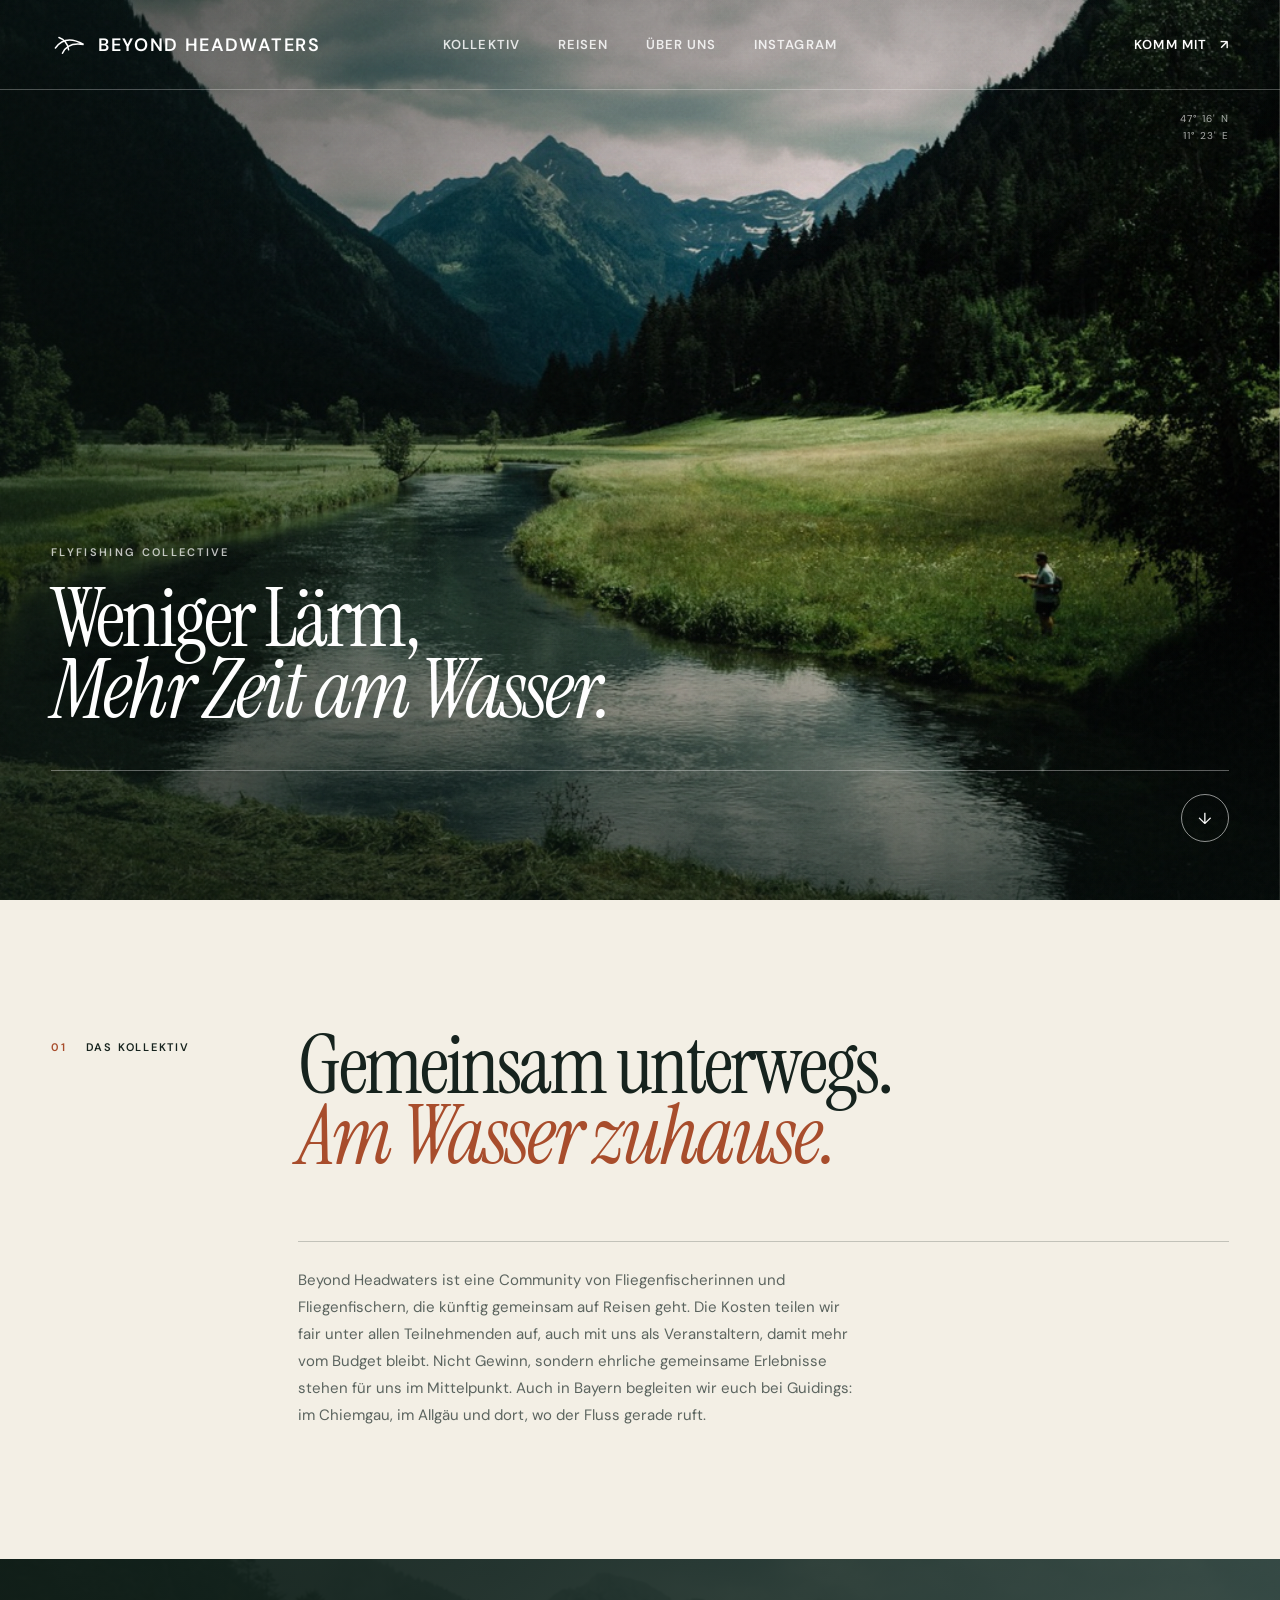
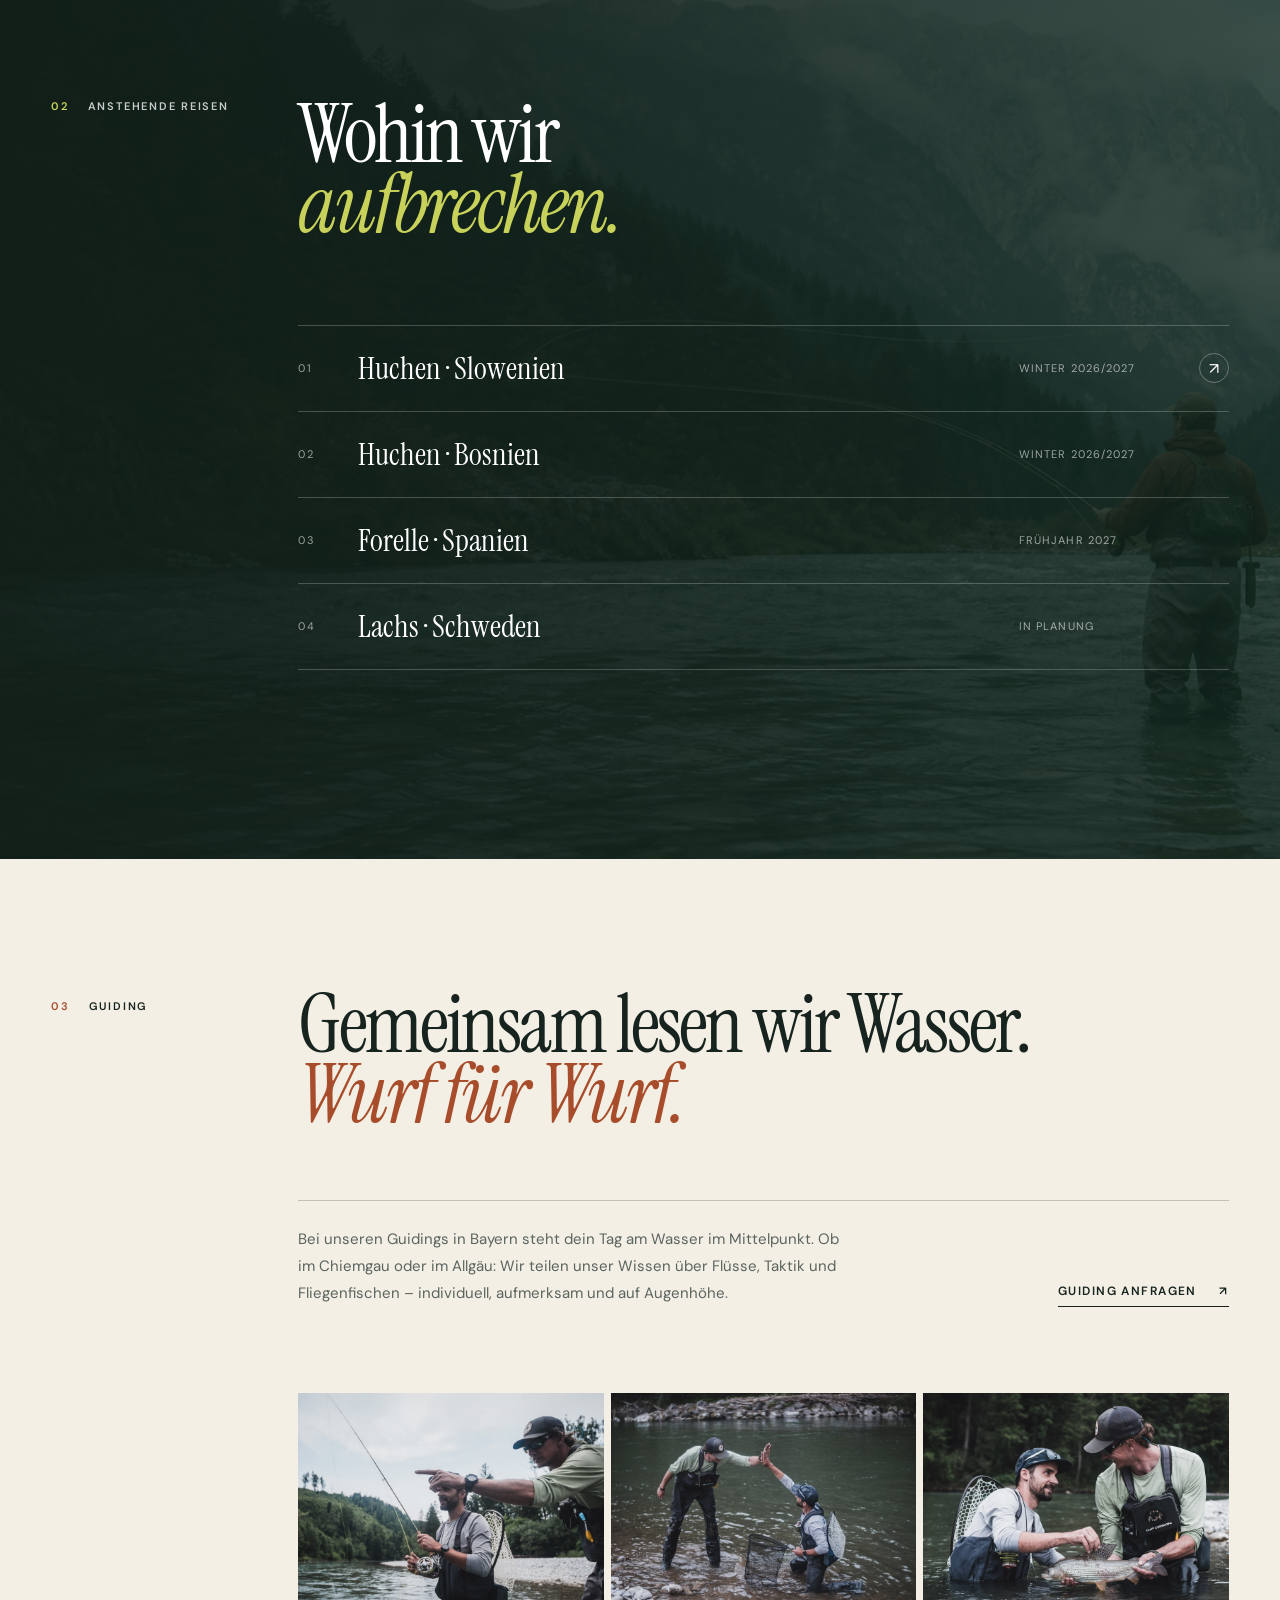
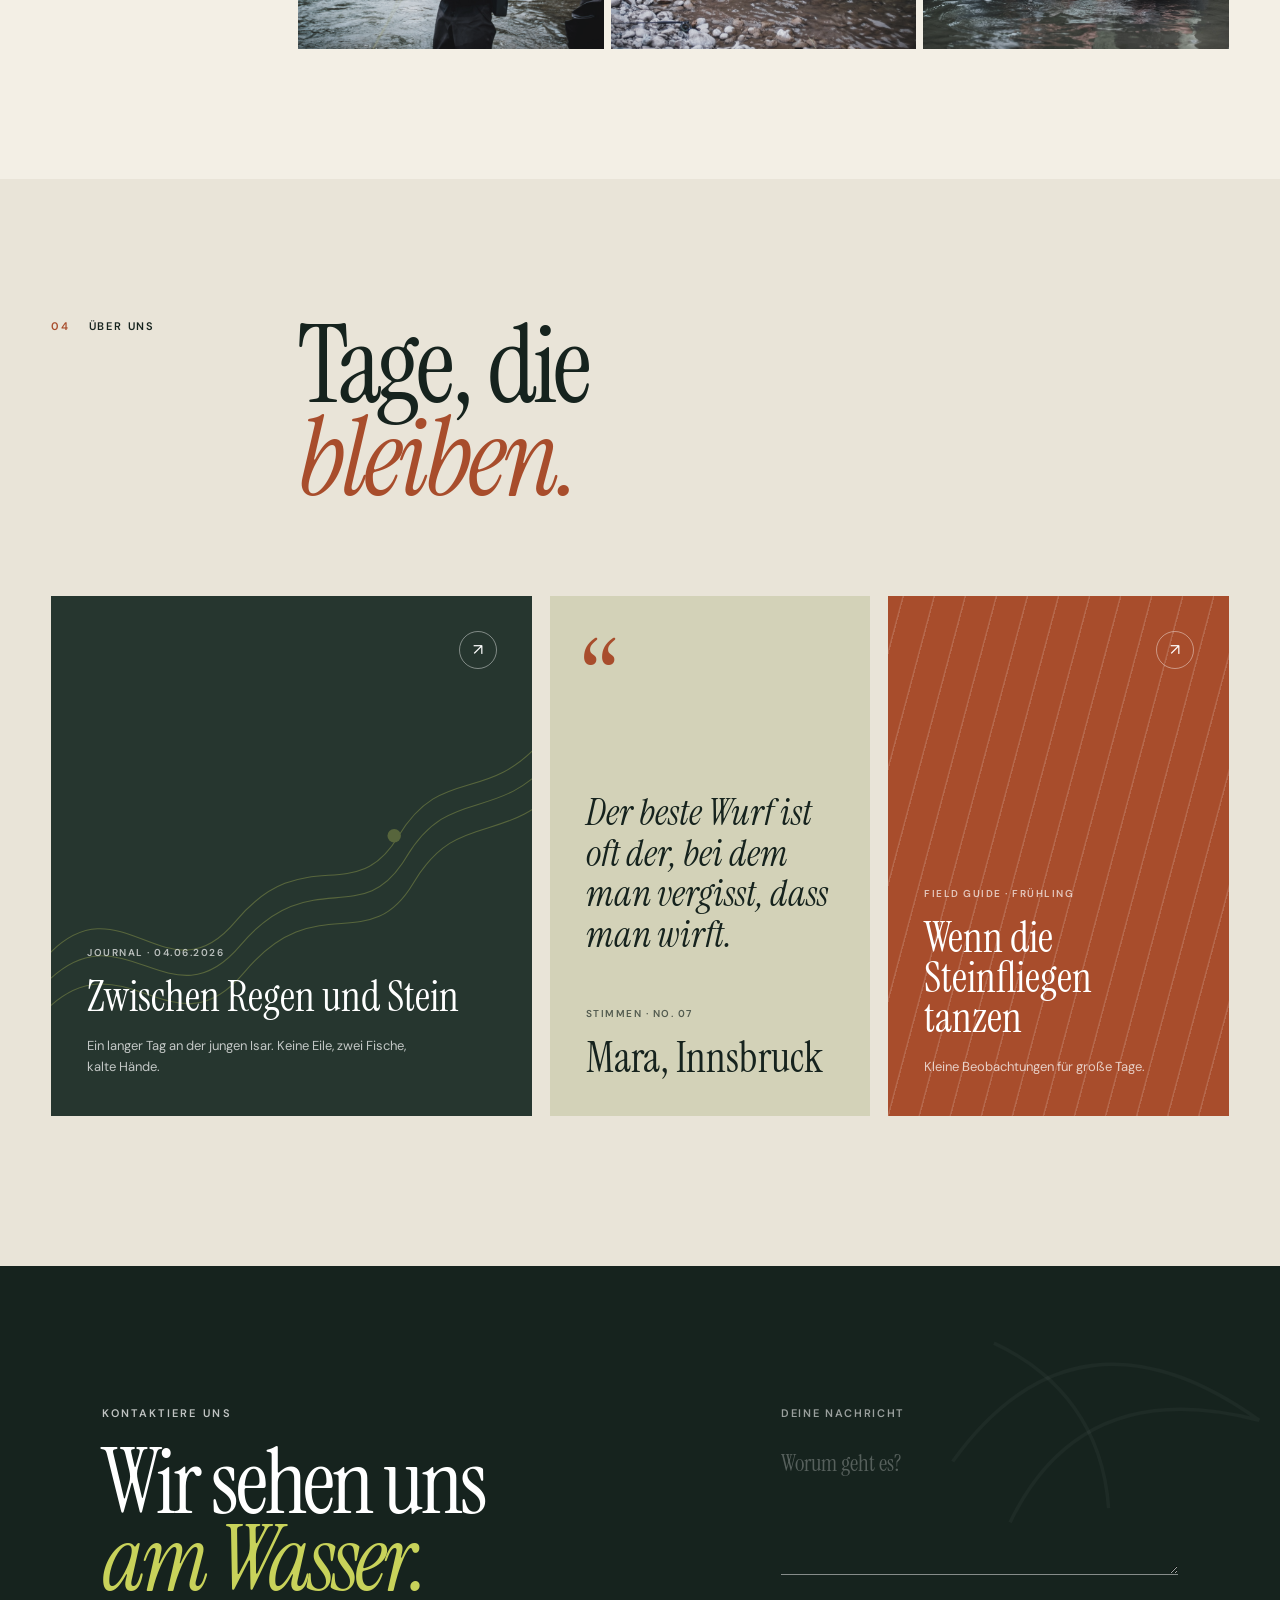
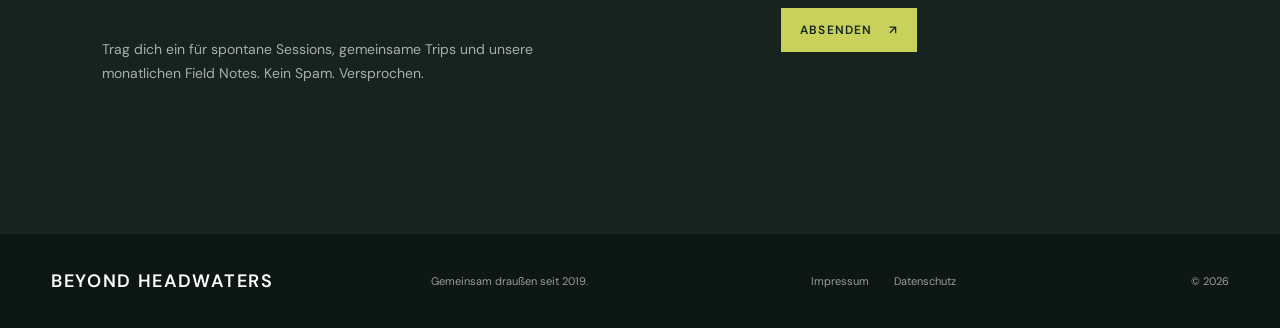
<file: index.html>
<!doctype html>
<html lang="de">
  <head>
    <meta charset="UTF-8" />
    <meta name="viewport" content="width=device-width, initial-scale=1.0" />
    <meta
      name="description"
      content="Beyond Headwaters ist ein unabhängiges Flyfishing-Kollektiv für gemeinsame Tage am Wasser, ehrlichen Austausch und wilde Flüsse."
    />
    <title>Beyond Headwaters — Flyfishing Kollektiv</title>
    <link rel="preconnect" href="https://fonts.googleapis.com" />
    <link rel="preconnect" href="https://fonts.gstatic.com" crossorigin />
    <link
      href="https://fonts.googleapis.com/css2?family=DM+Sans:wght@400;500;600&family=Instrument+Serif:ital@0;1&display=swap"
      rel="stylesheet"
    />
    <link rel="stylesheet" href="styles.css" />
  </head>
  <body>
    <div class="grain" aria-hidden="true"></div>

    <header class="site-header">
      <a class="brand" href="#top" aria-label="Beyond Headwaters Startseite">
        <svg viewBox="0 0 42 42" aria-hidden="true">
          <path d="M5 25c8-11 18-12 32-4-12-2-20 1-24 10" />
          <path d="M9 13c6 2 10 7 11 14" />
        </svg>
        <span>BEYOND HEADWATERS</span>
      </a>

      <nav class="desktop-nav" aria-label="Hauptnavigation">
        <a href="#kollektiv">Kollektiv</a>
        <a href="#wasser">Reisen</a>
        <a href="#tage">Über uns</a>
        <a href="https://www.instagram.com/beyond_headwaters/" target="_blank" rel="noopener noreferrer">Instagram</a>
      </nav>

      <a class="header-cta" href="#beitreten">Komm mit <span>↗</span></a>
      <button class="menu-toggle" aria-label="Menü öffnen" aria-expanded="false">
        <span></span><span></span>
      </button>
    </header>

    <div class="mobile-menu" aria-hidden="true">
      <nav>
        <a href="#kollektiv">Kollektiv</a>
        <a href="#wasser">Reisen</a>
        <a href="#tage">Über uns</a>
        <a href="https://www.instagram.com/beyond_headwaters/" target="_blank" rel="noopener noreferrer">Instagram</a>
        <a href="#beitreten">Komm mit</a>
      </nav>
    </div>

    <main id="top">
      <section class="hero">
        <img
          class="hero-image"
          src="assets/hero-headwaters.jpeg"
          alt="Fliegenfischer in einem klaren Gebirgsfluss"
        />
        <div class="hero-shade"></div>
        <div class="hero-copy">
          <p class="eyebrow light">Flyfishing collective</p>
          <h1>Weniger Lärm,<br /><em>Mehr Zeit am Wasser.</em></h1>
          <div class="hero-bottom">
            <a class="circle-link" href="#kollektiv" aria-label="Mehr erfahren">↓</a>
          </div>
        </div>
        <div class="hero-index">47° 16' N<br />11° 23' E</div>
      </section>

      <section class="manifesto section" id="kollektiv">
        <div class="section-label">
          <span>01</span>
          <p>Das Kollektiv</p>
        </div>
        <div class="manifesto-copy reveal">
          <h2>
            Gemeinsam unterwegs.<br /><em>Am Wasser zuhause.</em>
          </h2>
          <div class="manifesto-meta">
            <p>
              Beyond Headwaters ist eine Community von Fliegenfischerinnen und
              Fliegenfischern, die künftig gemeinsam auf Reisen geht. Die Kosten
              teilen wir fair unter allen Teilnehmenden auf, auch mit uns als
              Veranstaltern, damit mehr vom Budget bleibt. Nicht Gewinn, sondern
              ehrliche gemeinsame Erlebnisse stehen für uns im Mittelpunkt. Auch in
              Bayern begleiten wir euch bei Guidings: im Chiemgau, im Allgäu und
              dort, wo der Fluss gerade ruft.
            </p>
          </div>
        </div>
      </section>

      <section class="waters section" id="wasser">
        <div class="section-label light-label">
          <span>02</span>
          <p>Anstehende Reisen</p>
        </div>
        <div class="waters-content">
          <h2>Wohin wir<br /><em>aufbrechen.</em></h2>
          <div class="river-list">
            <article class="river active">
              <a href="reise-huchen-slowenien.html">
                <span class="river-number">01</span>
                <span class="river-name">Huchen · Slowenien</span>
                <span class="river-type">Winter 2026/2027</span>
                <span class="river-icon">↗</span>
              </a>
            </article>
            <article class="river">
              <a href="reise-huchen-bosnien.html">
                <span class="river-number">02</span>
                <span class="river-name">Huchen · Bosnien</span>
                <span class="river-type">Winter 2026/2027</span>
                <span class="river-icon">↗</span>
              </a>
            </article>
            <article class="river">
              <a href="reise-spanien.html">
                <span class="river-number">03</span>
                <span class="river-name">Forelle · Spanien</span>
                <span class="river-type">Frühjahr 2027</span>
                <span class="river-icon">↗</span>
              </a>
            </article>
            <article class="river">
              <a href="reise-lachs-schweden.html">
                <span class="river-number">04</span>
                <span class="river-name">Lachs · Schweden</span>
                <span class="river-type">In Planung</span>
                <span class="river-icon">↗</span>
              </a>
            </article>
          </div>
        </div>
      </section>

      <section class="guiding manifesto section" id="guiding">
        <div class="section-label">
          <span>03</span>
          <p>Guiding</p>
        </div>
        <div class="manifesto-copy reveal">
          <h2>
            Gemeinsam lesen wir Wasser.<br /><em>Wurf für Wurf.</em>
          </h2>
          <div class="manifesto-meta">
            <p>
              Bei unseren Guidings in Bayern steht dein Tag am Wasser im
              Mittelpunkt. Ob im Chiemgau oder im Allgäu: Wir teilen unser
              Wissen über Flüsse, Taktik und Fliegenfischen – individuell,
              aufmerksam und auf Augenhöhe.
            </p>
            <a class="text-link" href="#beitreten">Guiding anfragen <span>↗</span></a>
          </div>
        </div>
        <div class="guiding-gallery" aria-label="Eindrücke aus unseren Guidings">
          <figure>
            <img src="assets/guiding-am-fluss-03.jpeg" alt="Guide erklärt einem Fliegenfischer die Strömung" />
          </figure>
          <figure>
            <img src="assets/guiding-am-fluss-02.jpeg" alt="Zwei Fliegenfischer geben sich im Fluss die Hand" />
          </figure>
          <figure>
            <img src="assets/guiding-am-fluss-01.jpeg" alt="Zwei Fliegenfischer mit einem Fisch im Fluss" />
          </figure>
        </div>
      </section>

      <section class="field-notes section" id="tage">
        <div class="section-label">
          <span>04</span>
          <p>Über uns</p>
        </div>
        <div class="notes-heading reveal">
          <h2>Tage, die<br /><em>bleiben.</em></h2>
        </div>
        <div class="notes-grid">
          <article class="note-card note-dark reveal">
            <div class="note-art topo-art" aria-hidden="true">
              <svg viewBox="0 0 500 390">
                <path d="M-5 300C72 216 121 348 192 263s124-13 169-88 91-33 149-99" />
                <path d="M-8 330c81-87 132 45 205-42s126-14 172-91 93-34 153-103" />
                <path d="M-10 360c84-89 136 46 211-44s129-14 176-93 96-35 157-106" />
                <circle cx="357" cy="174" r="7" />
              </svg>
            </div>
            <div class="note-content">
              <p class="note-tag">Journal · 04.06.2026</p>
              <h3>Zwischen Regen und Stein</h3>
              <p>Ein langer Tag an der jungen Isar. Keine Eile, zwei Fische, kalte Hände.</p>
            </div>
            <span class="note-arrow">↗</span>
          </article>

          <article class="note-card note-light reveal">
            <div class="quote-mark">“</div>
            <blockquote>
              Der beste Wurf ist oft der, bei dem man vergisst, dass man wirft.
            </blockquote>
            <div class="note-content">
              <p class="note-tag">Stimmen · No. 07</p>
              <h3>Mara, Innsbruck</h3>
            </div>
          </article>

          <article class="note-card note-rust reveal">
            <div class="hatch-lines" aria-hidden="true"></div>
            <div class="note-content">
              <p class="note-tag">Field Guide · Frühling</p>
              <h3>Wenn die<br />Steinfliegen tanzen</h3>
              <p>Kleine Beobachtungen für große Tage.</p>
            </div>
            <span class="note-arrow">↗</span>
          </article>
        </div>
      </section>

      <section class="join" id="beitreten">
        <div class="join-copy reveal">
          <p class="eyebrow light">Kontaktiere uns</p>
          <h2>Wir sehen uns<br /><em>am Wasser.</em></h2>
          <p>
            Trag dich ein für spontane Sessions, gemeinsame Trips und unsere
            monatlichen Field Notes. Kein Spam. Versprochen.
          </p>
        </div>
        <form class="join-form">
          <label for="message">Deine Nachricht</label>
          <textarea
            id="message"
            name="message"
            rows="4"
            placeholder="Worum geht es?"
            required
          ></textarea>
          <button class="submit-button" type="submit">Absenden <span>↗</span></button>
          <p class="form-status" role="status"></p>
        </form>
        <div class="join-mark" aria-hidden="true">
          <svg viewBox="0 0 240 240">
            <path d="M35 137c46-64 104-71 171-23-65-17-112 1-139 57" />
            <path d="M58 71c37 17 61 48 64 92" />
          </svg>
        </div>
      </section>
    </main>

    <footer>
      <a class="brand footer-brand" href="#top">
        <span>BEYOND HEADWATERS</span>
      </a>
      <p>Gemeinsam draußen seit 2019.</p>
      <div>
        <a href="impressum.html">Impressum</a>
        <a href="datenschutz.html">Datenschutz</a>
      </div>
      <p>© 2026</p>
    </footer>

    <script src="script.js"></script>
  </body>
</html>
</file>
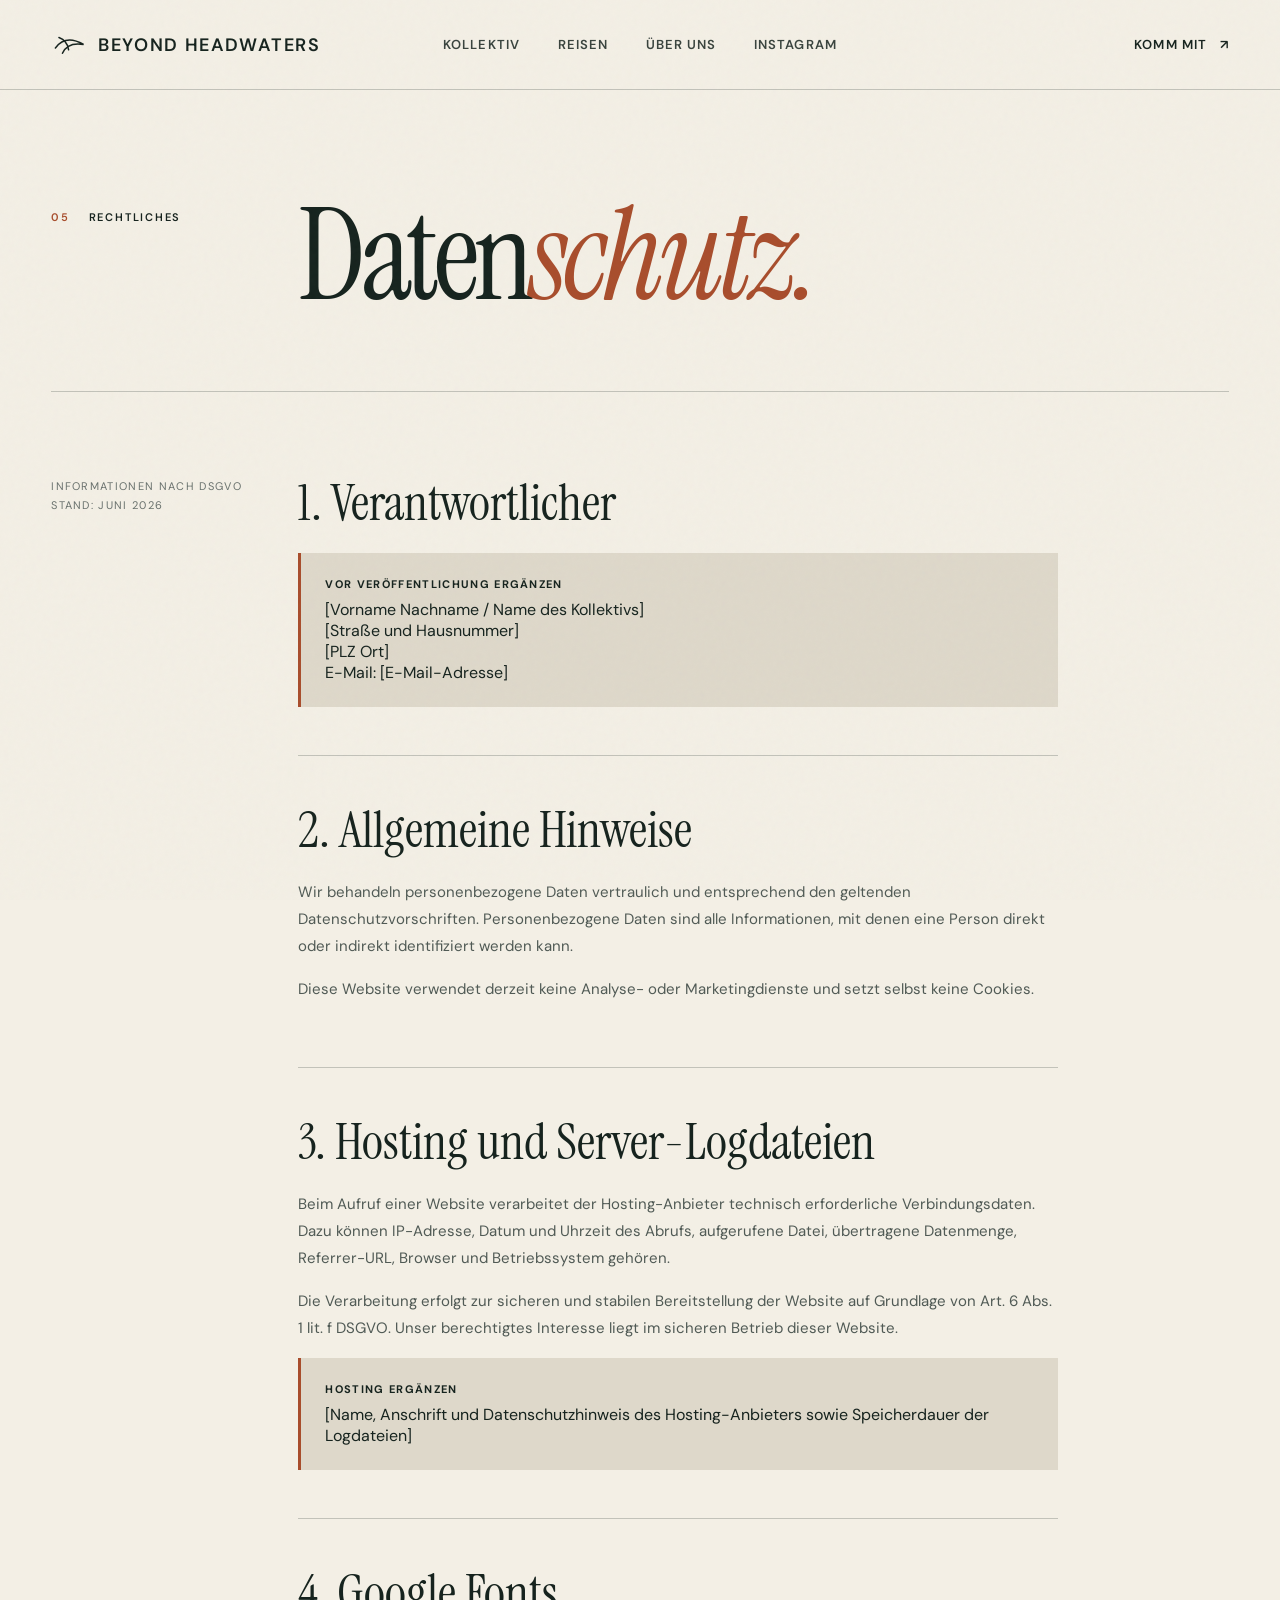
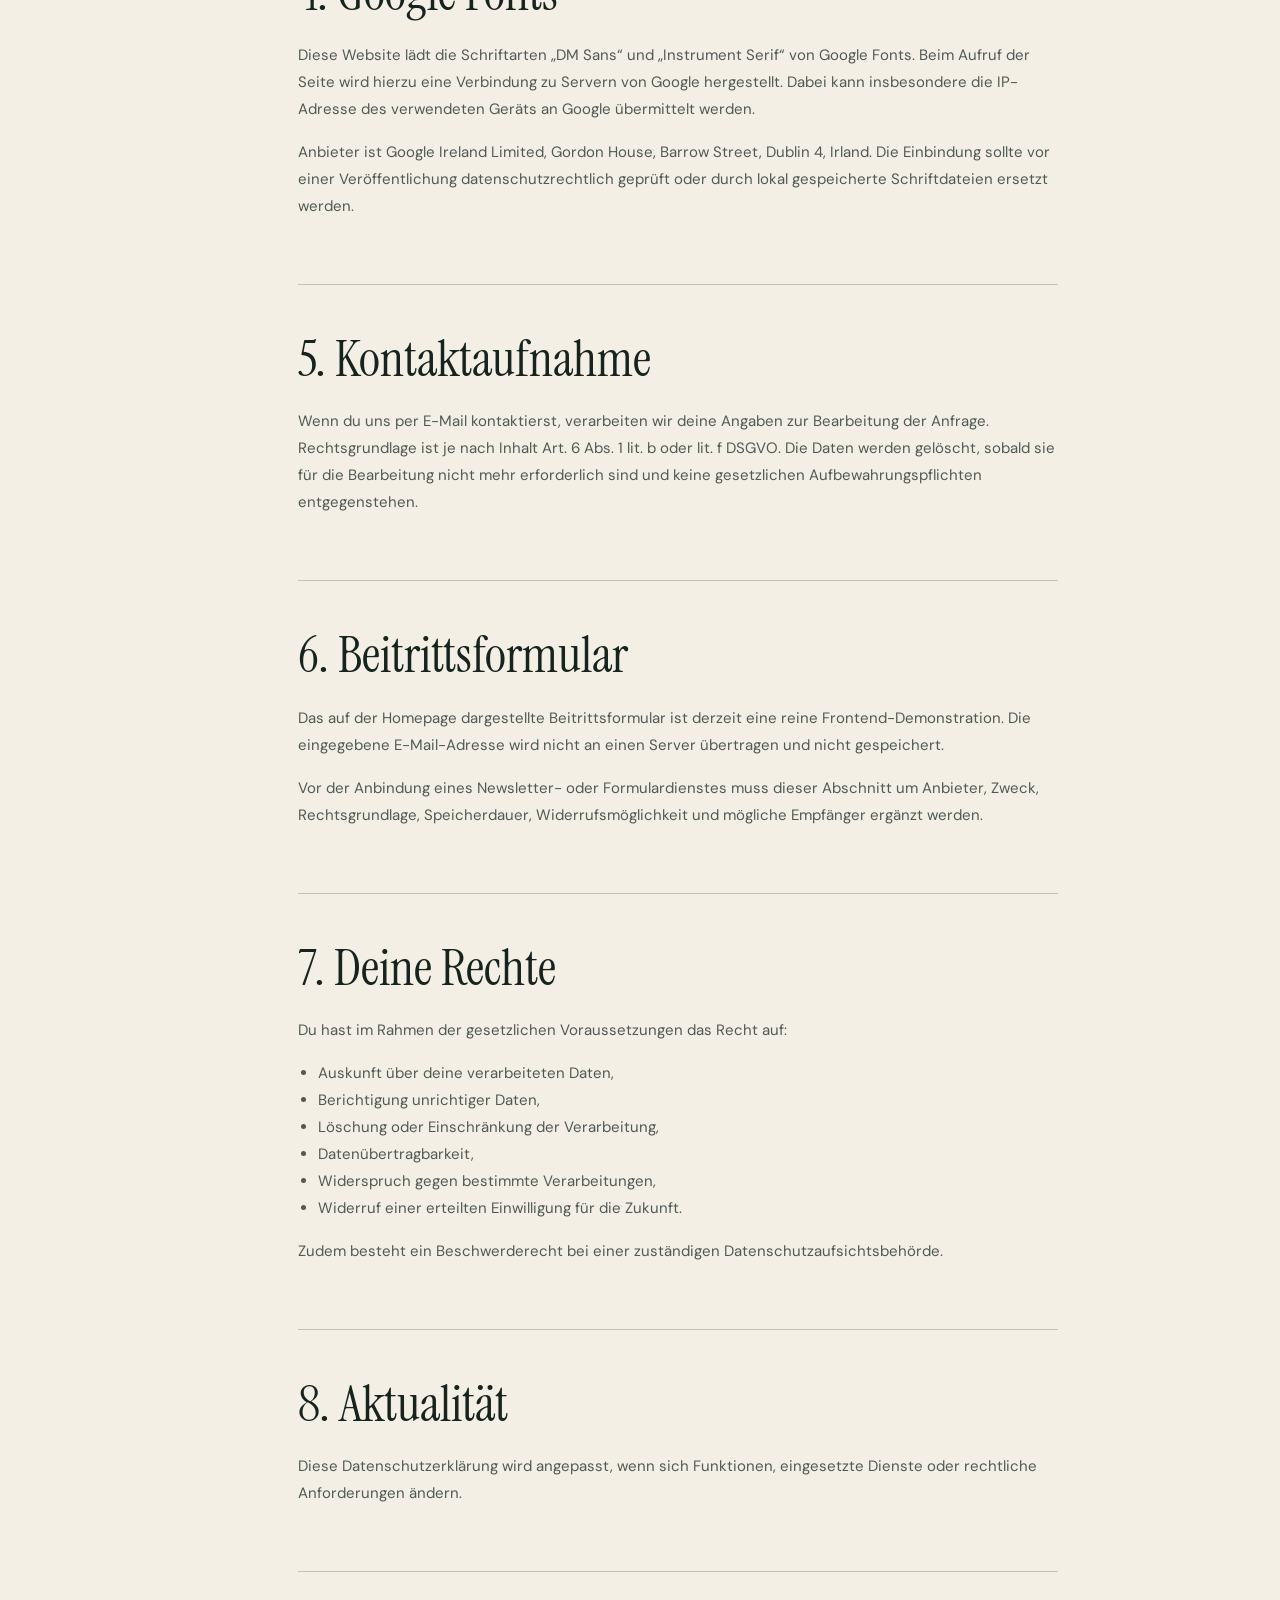
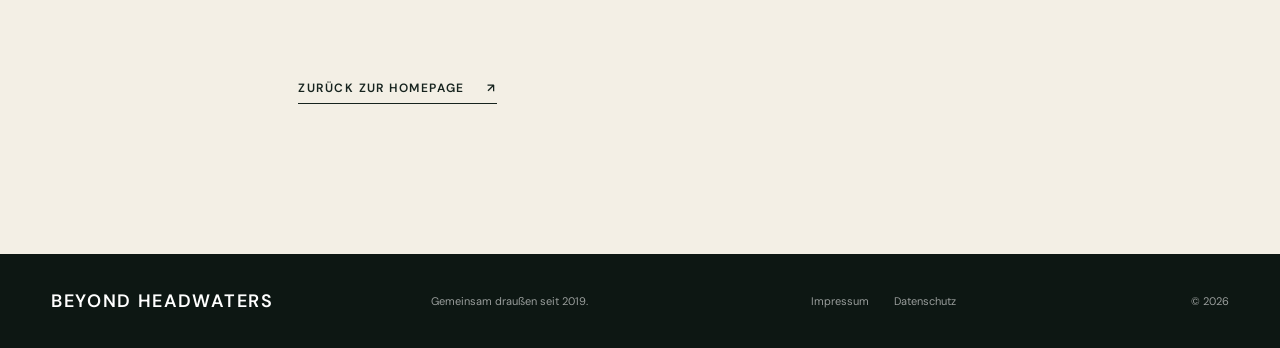
<file: datenschutz.html>
<!doctype html>
<html lang="de">
  <head>
    <meta charset="UTF-8" />
    <meta name="viewport" content="width=device-width, initial-scale=1.0" />
    <meta name="robots" content="noindex" />
    <title>Datenschutz — Beyond Headwaters</title>
    <link rel="preconnect" href="https://fonts.googleapis.com" />
    <link rel="preconnect" href="https://fonts.gstatic.com" crossorigin />
    <link
      href="https://fonts.googleapis.com/css2?family=DM+Sans:wght@400;500;600&family=Instrument+Serif:ital@0;1&display=swap"
      rel="stylesheet"
    />
    <link rel="stylesheet" href="styles.css" />
  </head>
  <body class="legal-page">
    <div class="grain" aria-hidden="true"></div>

    <header class="site-header">
      <a class="brand" href="index.html" aria-label="Beyond Headwaters Startseite">
        <svg viewBox="0 0 42 42" aria-hidden="true">
          <path d="M5 25c8-11 18-12 32-4-12-2-20 1-24 10" />
          <path d="M9 13c6 2 10 7 11 14" />
        </svg>
        <span>BEYOND HEADWATERS</span>
      </a>
      <nav class="desktop-nav" aria-label="Hauptnavigation">
        <a href="index.html#kollektiv">Kollektiv</a>
        <a href="index.html#wasser">Reisen</a>
        <a href="index.html#tage">Über uns</a>
        <a href="https://www.instagram.com/beyond_headwaters/" target="_blank" rel="noopener noreferrer">Instagram</a>
      </nav>
      <a class="header-cta" href="index.html#beitreten">Komm mit <span>↗</span></a>
      <button class="menu-toggle" aria-label="Menü öffnen" aria-expanded="false">
        <span></span><span></span>
      </button>
    </header>

    <div class="mobile-menu" aria-hidden="true">
      <nav>
        <a href="index.html#kollektiv">Kollektiv</a>
        <a href="index.html#wasser">Reisen</a>
        <a href="index.html#tage">Über uns</a>
        <a href="https://www.instagram.com/beyond_headwaters/" target="_blank" rel="noopener noreferrer">Instagram</a>
        <a href="index.html#beitreten">Komm mit</a>
      </nav>
    </div>

    <main class="legal-main">
      <div class="legal-heading">
        <div class="section-label"><span>05</span><p>Rechtliches</p></div>
        <h1>Daten<em>schutz.</em></h1>
      </div>

      <div class="legal-layout">
        <aside class="legal-aside">
          <p>Informationen nach DSGVO<br />Stand: Juni 2026</p>
        </aside>
        <div class="legal-content">
          <section>
            <h2>1. Verantwortlicher</h2>
            <div class="legal-placeholder">
              <strong>Vor Veröffentlichung ergänzen</strong>
              [Vorname Nachname / Name des Kollektivs]<br />
              [Straße und Hausnummer]<br />
              [PLZ Ort]<br />
              E-Mail: [E-Mail-Adresse]
            </div>
          </section>

          <section>
            <h2>2. Allgemeine Hinweise</h2>
            <p>
              Wir behandeln personenbezogene Daten vertraulich und entsprechend
              den geltenden Datenschutzvorschriften. Personenbezogene Daten sind
              alle Informationen, mit denen eine Person direkt oder indirekt
              identifiziert werden kann.
            </p>
            <p>
              Diese Website verwendet derzeit keine Analyse- oder
              Marketingdienste und setzt selbst keine Cookies.
            </p>
          </section>

          <section>
            <h2>3. Hosting und Server-Logdateien</h2>
            <p>
              Beim Aufruf einer Website verarbeitet der Hosting-Anbieter
              technisch erforderliche Verbindungsdaten. Dazu können IP-Adresse,
              Datum und Uhrzeit des Abrufs, aufgerufene Datei, übertragene
              Datenmenge, Referrer-URL, Browser und Betriebssystem gehören.
            </p>
            <p>
              Die Verarbeitung erfolgt zur sicheren und stabilen Bereitstellung
              der Website auf Grundlage von Art. 6 Abs. 1 lit. f DSGVO. Unser
              berechtigtes Interesse liegt im sicheren Betrieb dieser Website.
            </p>
            <div class="legal-placeholder">
              <strong>Hosting ergänzen</strong>
              [Name, Anschrift und Datenschutzhinweis des Hosting-Anbieters sowie
              Speicherdauer der Logdateien]
            </div>
          </section>

          <section>
            <h2>4. Google Fonts</h2>
            <p>
              Diese Website lädt die Schriftarten „DM Sans“ und „Instrument
              Serif“ von Google Fonts. Beim Aufruf der Seite wird hierzu eine
              Verbindung zu Servern von Google hergestellt. Dabei kann
              insbesondere die IP-Adresse des verwendeten Geräts an Google
              übermittelt werden.
            </p>
            <p>
              Anbieter ist Google Ireland Limited, Gordon House, Barrow Street,
              Dublin 4, Irland. Die Einbindung sollte vor einer Veröffentlichung
              datenschutzrechtlich geprüft oder durch lokal gespeicherte
              Schriftdateien ersetzt werden.
            </p>
          </section>

          <section>
            <h2>5. Kontaktaufnahme</h2>
            <p>
              Wenn du uns per E-Mail kontaktierst, verarbeiten wir deine Angaben
              zur Bearbeitung der Anfrage. Rechtsgrundlage ist je nach Inhalt
              Art. 6 Abs. 1 lit. b oder lit. f DSGVO. Die Daten werden gelöscht,
              sobald sie für die Bearbeitung nicht mehr erforderlich sind und
              keine gesetzlichen Aufbewahrungspflichten entgegenstehen.
            </p>
          </section>

          <section>
            <h2>6. Beitrittsformular</h2>
            <p>
              Das auf der Homepage dargestellte Beitrittsformular ist derzeit
              eine reine Frontend-Demonstration. Die eingegebene E-Mail-Adresse
              wird nicht an einen Server übertragen und nicht gespeichert.
            </p>
            <p>
              Vor der Anbindung eines Newsletter- oder Formulardienstes muss
              dieser Abschnitt um Anbieter, Zweck, Rechtsgrundlage,
              Speicherdauer, Widerrufsmöglichkeit und mögliche Empfänger ergänzt
              werden.
            </p>
          </section>

          <section>
            <h2>7. Deine Rechte</h2>
            <p>Du hast im Rahmen der gesetzlichen Voraussetzungen das Recht auf:</p>
            <ul>
              <li>Auskunft über deine verarbeiteten Daten,</li>
              <li>Berichtigung unrichtiger Daten,</li>
              <li>Löschung oder Einschränkung der Verarbeitung,</li>
              <li>Datenübertragbarkeit,</li>
              <li>Widerspruch gegen bestimmte Verarbeitungen,</li>
              <li>Widerruf einer erteilten Einwilligung für die Zukunft.</li>
            </ul>
            <p>
              Zudem besteht ein Beschwerderecht bei einer zuständigen
              Datenschutzaufsichtsbehörde.
            </p>
          </section>

          <section>
            <h2>8. Aktualität</h2>
            <p>
              Diese Datenschutzerklärung wird angepasst, wenn sich Funktionen,
              eingesetzte Dienste oder rechtliche Anforderungen ändern.
            </p>
          </section>

          <a class="text-link legal-back" href="index.html">Zurück zur Homepage <span>↗</span></a>
        </div>
      </div>
    </main>

    <footer>
      <a class="brand footer-brand" href="index.html"><span>BEYOND HEADWATERS</span></a>
      <p>Gemeinsam draußen seit 2019.</p>
      <div>
        <a href="impressum.html">Impressum</a>
        <a href="datenschutz.html" aria-current="page">Datenschutz</a>
      </div>
      <p>© 2026</p>
    </footer>

    <script src="script.js"></script>
  </body>
</html>
</file>
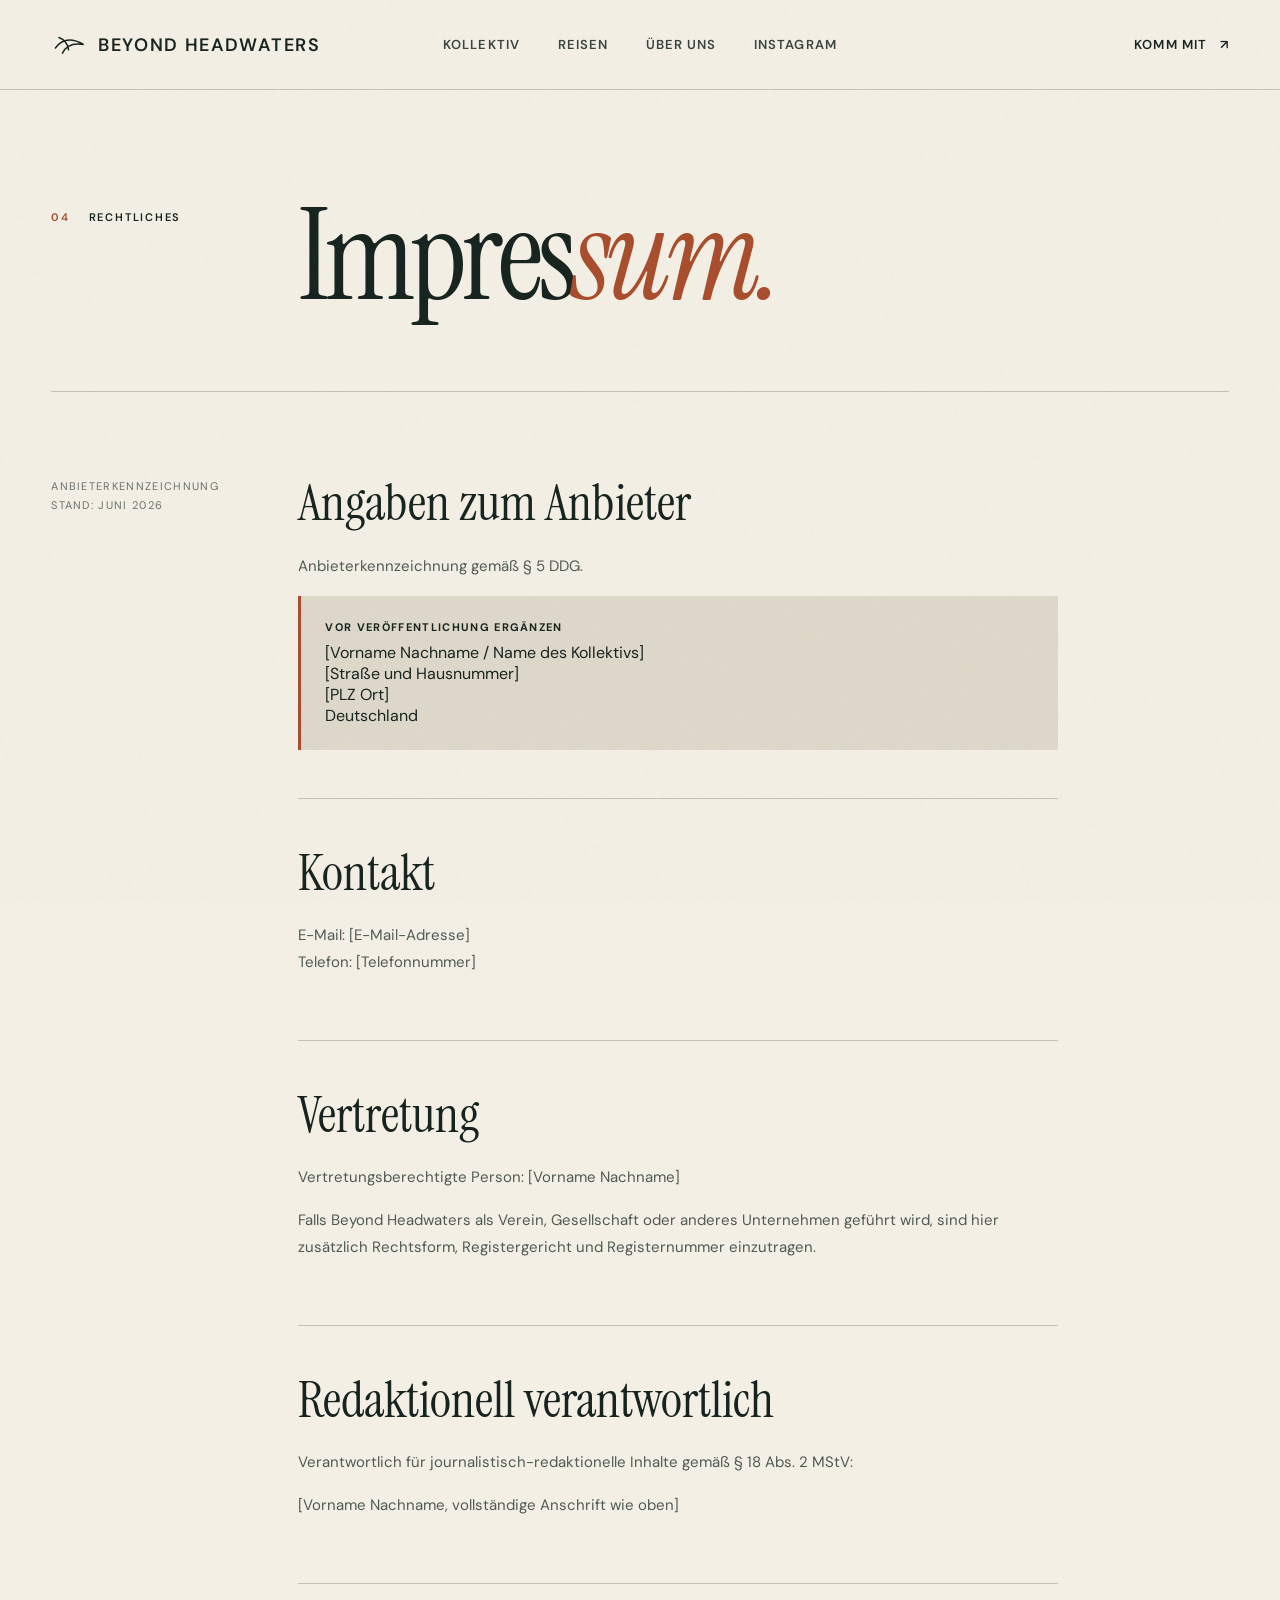
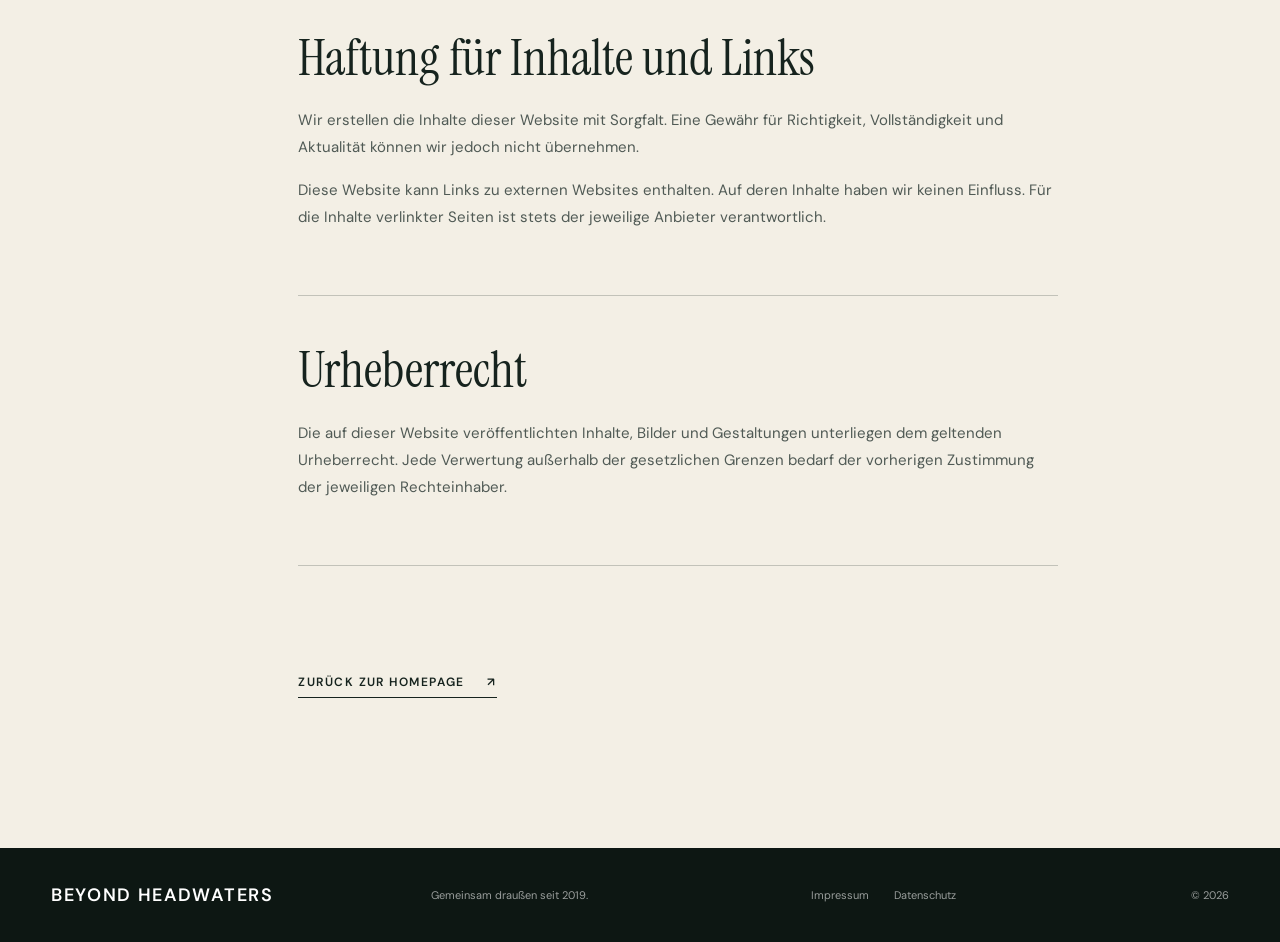
<file: impressum.html>
<!doctype html>
<html lang="de">
  <head>
    <meta charset="UTF-8" />
    <meta name="viewport" content="width=device-width, initial-scale=1.0" />
    <meta name="robots" content="noindex" />
    <title>Impressum — Beyond Headwaters</title>
    <link rel="preconnect" href="https://fonts.googleapis.com" />
    <link rel="preconnect" href="https://fonts.gstatic.com" crossorigin />
    <link
      href="https://fonts.googleapis.com/css2?family=DM+Sans:wght@400;500;600&family=Instrument+Serif:ital@0;1&display=swap"
      rel="stylesheet"
    />
    <link rel="stylesheet" href="styles.css" />
  </head>
  <body class="legal-page">
    <div class="grain" aria-hidden="true"></div>

    <header class="site-header">
      <a class="brand" href="index.html" aria-label="Beyond Headwaters Startseite">
        <svg viewBox="0 0 42 42" aria-hidden="true">
          <path d="M5 25c8-11 18-12 32-4-12-2-20 1-24 10" />
          <path d="M9 13c6 2 10 7 11 14" />
        </svg>
        <span>BEYOND HEADWATERS</span>
      </a>
      <nav class="desktop-nav" aria-label="Hauptnavigation">
        <a href="index.html#kollektiv">Kollektiv</a>
        <a href="index.html#wasser">Reisen</a>
        <a href="index.html#tage">Über uns</a>
        <a href="https://www.instagram.com/beyond_headwaters/" target="_blank" rel="noopener noreferrer">Instagram</a>
      </nav>
      <a class="header-cta" href="index.html#beitreten">Komm mit <span>↗</span></a>
      <button class="menu-toggle" aria-label="Menü öffnen" aria-expanded="false">
        <span></span><span></span>
      </button>
    </header>

    <div class="mobile-menu" aria-hidden="true">
      <nav>
        <a href="index.html#kollektiv">Kollektiv</a>
        <a href="index.html#wasser">Reisen</a>
        <a href="index.html#tage">Über uns</a>
        <a href="https://www.instagram.com/beyond_headwaters/" target="_blank" rel="noopener noreferrer">Instagram</a>
        <a href="index.html#beitreten">Komm mit</a>
      </nav>
    </div>

    <main class="legal-main">
      <div class="legal-heading">
        <div class="section-label"><span>04</span><p>Rechtliches</p></div>
        <h1>Impres<em>sum.</em></h1>
      </div>

      <div class="legal-layout">
        <aside class="legal-aside">
          <p>Anbieterkennzeichnung<br />Stand: Juni 2026</p>
        </aside>
        <div class="legal-content">
          <section>
            <h2>Angaben zum Anbieter</h2>
            <p>Anbieterkennzeichnung gemäß § 5 DDG.</p>
            <div class="legal-placeholder">
              <strong>Vor Veröffentlichung ergänzen</strong>
              [Vorname Nachname / Name des Kollektivs]<br />
              [Straße und Hausnummer]<br />
              [PLZ Ort]<br />
              Deutschland
            </div>
          </section>

          <section>
            <h2>Kontakt</h2>
            <p>
              E-Mail: [E-Mail-Adresse]<br />
              Telefon: [Telefonnummer]
            </p>
          </section>

          <section>
            <h2>Vertretung</h2>
            <p>
              Vertretungsberechtigte Person: [Vorname Nachname]
            </p>
            <p>
              Falls Beyond Headwaters als Verein, Gesellschaft oder anderes
              Unternehmen geführt wird, sind hier zusätzlich Rechtsform,
              Registergericht und Registernummer einzutragen.
            </p>
          </section>

          <section>
            <h2>Redaktionell verantwortlich</h2>
            <p>
              Verantwortlich für journalistisch-redaktionelle Inhalte gemäß
              § 18 Abs. 2 MStV:
            </p>
            <p>[Vorname Nachname, vollständige Anschrift wie oben]</p>
          </section>

          <section>
            <h2>Haftung für Inhalte und Links</h2>
            <p>
              Wir erstellen die Inhalte dieser Website mit Sorgfalt. Eine
              Gewähr für Richtigkeit, Vollständigkeit und Aktualität können wir
              jedoch nicht übernehmen.
            </p>
            <p>
              Diese Website kann Links zu externen Websites enthalten. Auf deren
              Inhalte haben wir keinen Einfluss. Für die Inhalte verlinkter
              Seiten ist stets der jeweilige Anbieter verantwortlich.
            </p>
          </section>

          <section>
            <h2>Urheberrecht</h2>
            <p>
              Die auf dieser Website veröffentlichten Inhalte, Bilder und
              Gestaltungen unterliegen dem geltenden Urheberrecht. Jede
              Verwertung außerhalb der gesetzlichen Grenzen bedarf der vorherigen
              Zustimmung der jeweiligen Rechteinhaber.
            </p>
          </section>

          <a class="text-link legal-back" href="index.html">Zurück zur Homepage <span>↗</span></a>
        </div>
      </div>
    </main>

    <footer>
      <a class="brand footer-brand" href="index.html"><span>BEYOND HEADWATERS</span></a>
      <p>Gemeinsam draußen seit 2019.</p>
      <div>
        <a href="impressum.html" aria-current="page">Impressum</a>
        <a href="datenschutz.html">Datenschutz</a>
      </div>
      <p>© 2026</p>
    </footer>

    <script src="script.js"></script>
  </body>
</html>
</file>
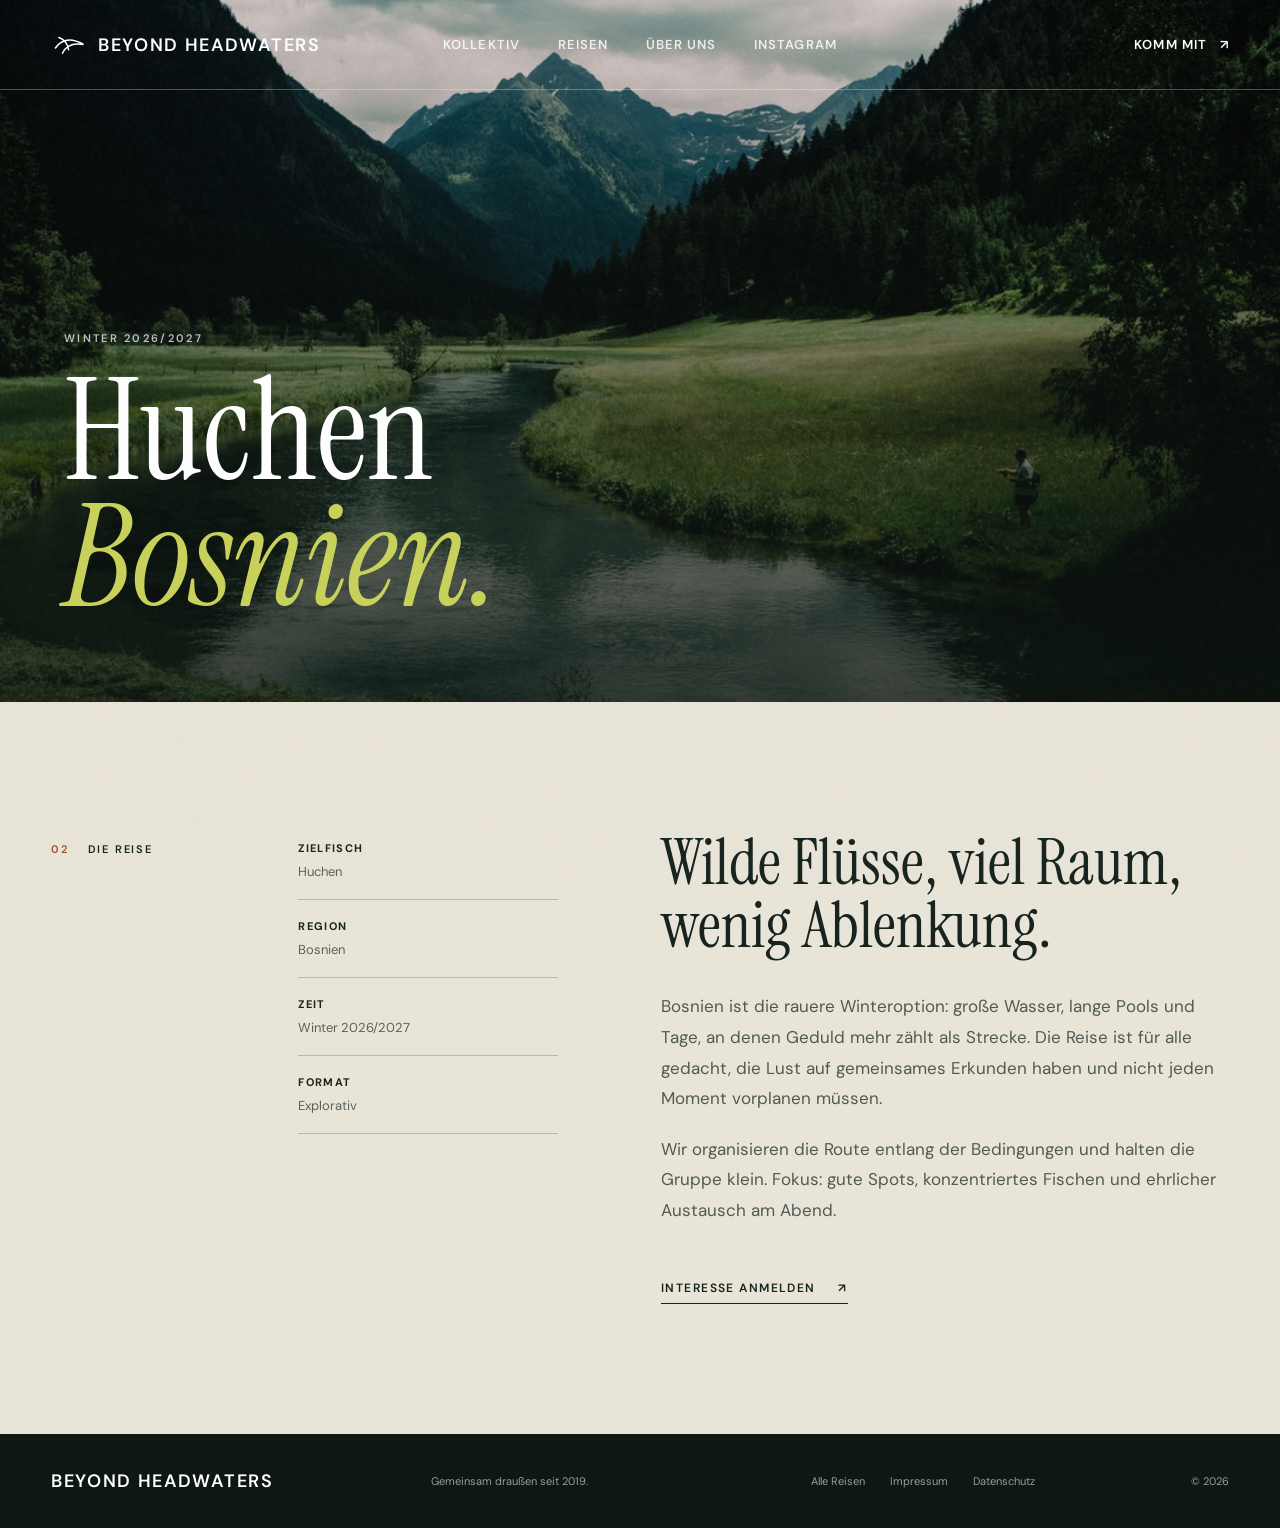
<file: reise-huchen-bosnien.html>
<!doctype html>
<html lang="de">
  <head>
    <meta charset="UTF-8" />
    <meta name="viewport" content="width=device-width, initial-scale=1.0" />
    <meta
      name="description"
      content="Winterreise 2026/2027 nach Bosnien: gemeinsam auf Huchen an wilden Flüssen."
    />
    <title>Huchen Bosnien — Beyond Headwaters</title>
    <link rel="preconnect" href="https://fonts.googleapis.com" />
    <link rel="preconnect" href="https://fonts.gstatic.com" crossorigin />
    <link
      href="https://fonts.googleapis.com/css2?family=DM+Sans:wght@400;500;600&family=Instrument+Serif:ital@0;1&display=swap"
      rel="stylesheet"
    />
    <link rel="stylesheet" href="styles.css" />
  </head>
  <body class="travel-page">
    <div class="grain" aria-hidden="true"></div>

    <header class="site-header">
      <a class="brand" href="index.html" aria-label="Beyond Headwaters Startseite">
        <svg viewBox="0 0 42 42" aria-hidden="true">
          <path d="M5 25c8-11 18-12 32-4-12-2-20 1-24 10" />
          <path d="M9 13c6 2 10 7 11 14" />
        </svg>
        <span>BEYOND HEADWATERS</span>
      </a>
      <nav class="desktop-nav" aria-label="Hauptnavigation">
        <a href="index.html#kollektiv">Kollektiv</a>
        <a href="index.html#wasser">Reisen</a>
        <a href="index.html#tage">Über uns</a>
        <a href="https://www.instagram.com/beyond_headwaters/" target="_blank" rel="noopener noreferrer">Instagram</a>
      </nav>
      <a class="header-cta" href="index.html#beitreten">Komm mit <span>↗</span></a>
      <button class="menu-toggle" aria-label="Menü öffnen" aria-expanded="false">
        <span></span><span></span>
      </button>
    </header>

    <div class="mobile-menu" aria-hidden="true">
      <nav>
        <a href="index.html#kollektiv">Kollektiv</a>
        <a href="index.html#wasser">Reisen</a>
        <a href="index.html#tage">Über uns</a>
        <a href="https://www.instagram.com/beyond_headwaters/" target="_blank" rel="noopener noreferrer">Instagram</a>
        <a href="index.html#beitreten">Komm mit</a>
      </nav>
    </div>

    <main>
      <section class="travel-hero">
        <img src="assets/hero-headwaters.jpeg" alt="Klares Flusstal zwischen Bergen" />
        <div class="travel-hero-copy">
          <p class="eyebrow light">Winter 2026/2027</p>
          <h1>Huchen<br /><em>Bosnien.</em></h1>
        </div>
      </section>

      <section class="travel-detail section">
        <div class="section-label">
          <span>02</span>
          <p>Die Reise</p>
        </div>
        <div class="travel-layout">
          <aside class="travel-facts">
            <p><strong>Zielfisch</strong>Huchen</p>
            <p><strong>Region</strong>Bosnien</p>
            <p><strong>Zeit</strong>Winter 2026/2027</p>
            <p><strong>Format</strong>Explorativ</p>
          </aside>
          <div class="travel-copy">
            <h2>Wilde Flüsse, viel Raum, wenig Ablenkung.</h2>
            <p>
              Bosnien ist die rauere Winteroption: große Wasser, lange Pools
              und Tage, an denen Geduld mehr zählt als Strecke. Die Reise ist
              für alle gedacht, die Lust auf gemeinsames Erkunden haben und
              nicht jeden Moment vorplanen müssen.
            </p>
            <p>
              Wir organisieren die Route entlang der Bedingungen und halten die
              Gruppe klein. Fokus: gute Spots, konzentriertes Fischen und
              ehrlicher Austausch am Abend.
            </p>
            <a class="text-link" href="index.html#beitreten">Interesse anmelden <span>↗</span></a>
          </div>
        </div>
      </section>
    </main>

    <footer>
      <a class="brand footer-brand" href="index.html"><span>BEYOND HEADWATERS</span></a>
      <p>Gemeinsam draußen seit 2019.</p>
      <div>
        <a href="index.html#wasser">Alle Reisen</a>
        <a href="impressum.html">Impressum</a>
        <a href="datenschutz.html">Datenschutz</a>
      </div>
      <p>© 2026</p>
    </footer>

    <script src="script.js"></script>
  </body>
</html>
</file>
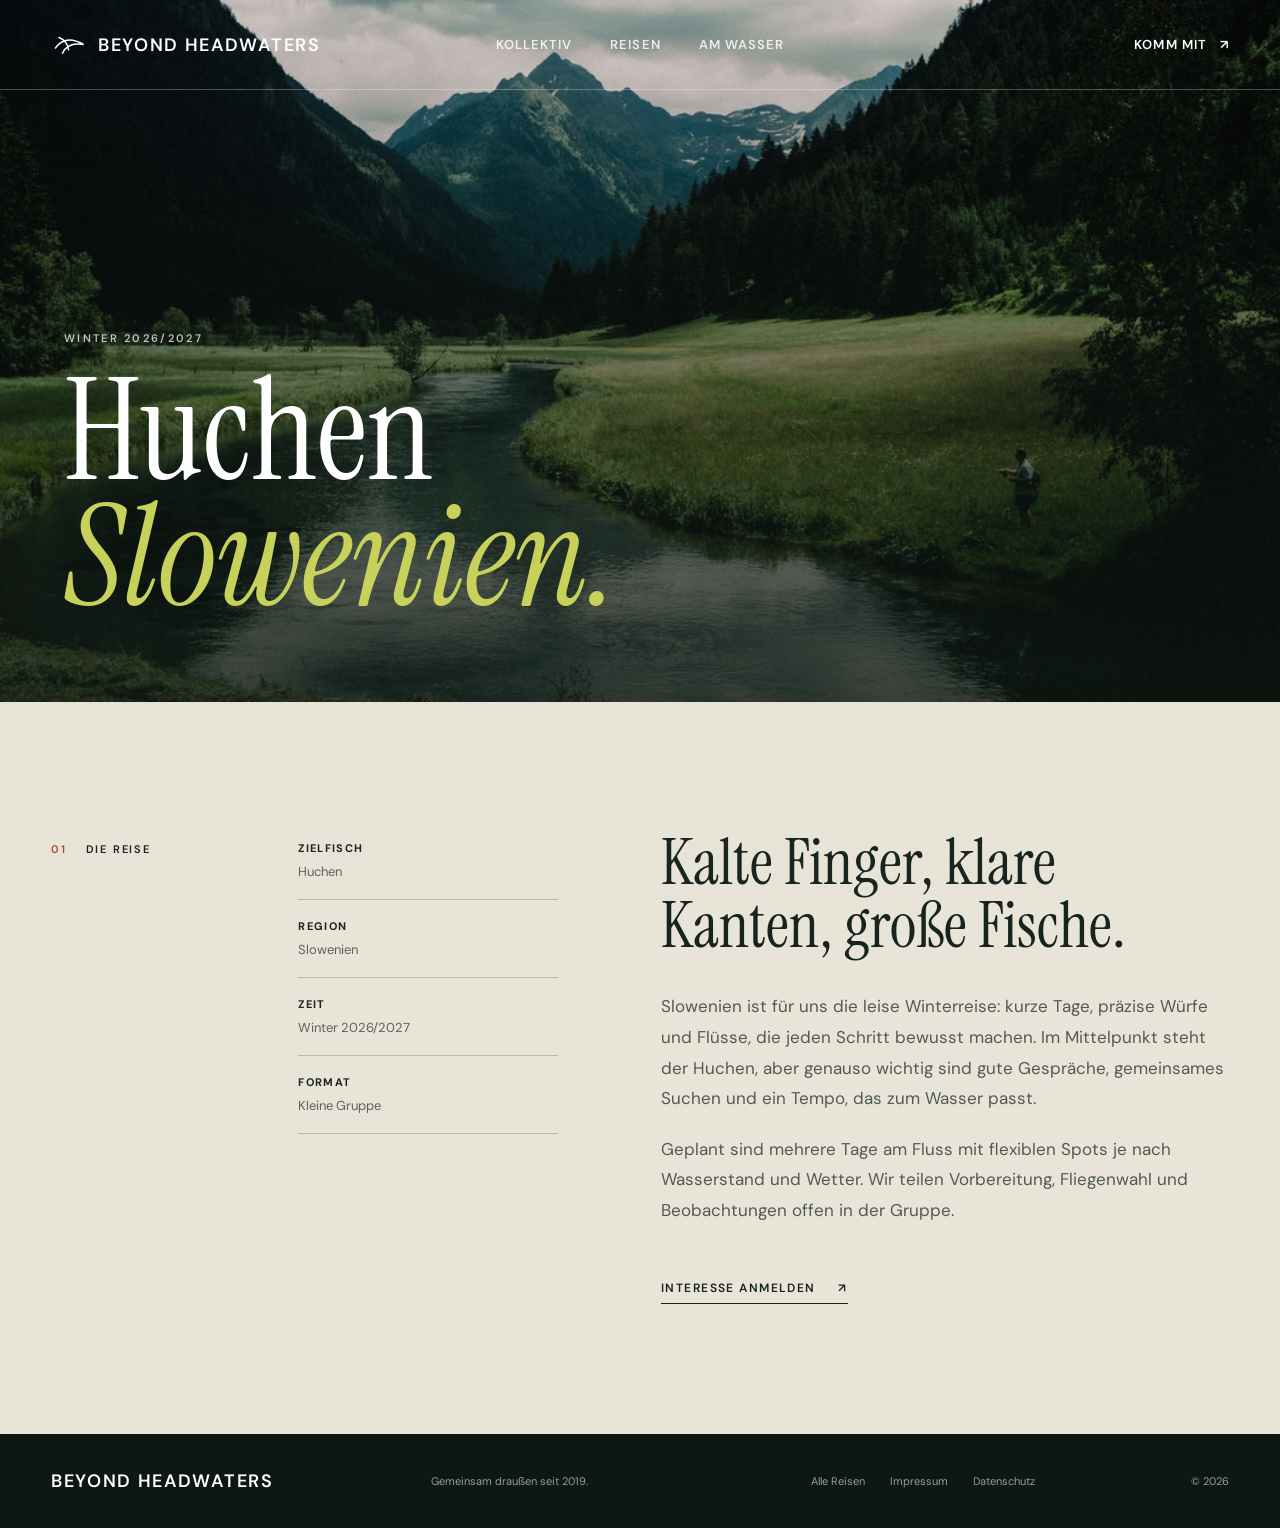
<file: reise-huchen-slowenien.html>
<!doctype html>
<html lang="de">
  <head>
    <meta charset="UTF-8" />
    <meta name="viewport" content="width=device-width, initial-scale=1.0" />
    <meta
      name="description"
      content="Winterreise 2026/2027 nach Slowenien: gemeinsam auf Huchen an klaren, kalten Flüssen."
    />
    <title>Huchen Slowenien — Beyond Headwaters</title>
    <link rel="preconnect" href="https://fonts.googleapis.com" />
    <link rel="preconnect" href="https://fonts.gstatic.com" crossorigin />
    <link
      href="https://fonts.googleapis.com/css2?family=DM+Sans:wght@400;500;600&family=Instrument+Serif:ital@0;1&display=swap"
      rel="stylesheet"
    />
    <link rel="stylesheet" href="styles.css" />
  </head>
  <body class="travel-page">
    <div class="grain" aria-hidden="true"></div>

    <header class="site-header">
      <a class="brand" href="index.html" aria-label="Beyond Headwaters Startseite">
        <svg viewBox="0 0 42 42" aria-hidden="true">
          <path d="M5 25c8-11 18-12 32-4-12-2-20 1-24 10" />
          <path d="M9 13c6 2 10 7 11 14" />
        </svg>
        <span>BEYOND HEADWATERS</span>
      </a>
      <nav class="desktop-nav" aria-label="Hauptnavigation">
        <a href="index.html#kollektiv">Kollektiv</a>
        <a href="index.html#wasser">Reisen</a>
        <a href="index.html#tage">Am Wasser</a>
      </nav>
      <a class="header-cta" href="index.html#beitreten">Komm mit <span>↗</span></a>
      <button class="menu-toggle" aria-label="Menü öffnen" aria-expanded="false">
        <span></span><span></span>
      </button>
    </header>

    <div class="mobile-menu" aria-hidden="true">
      <nav>
        <a href="index.html#kollektiv">Kollektiv</a>
        <a href="index.html#wasser">Reisen</a>
        <a href="index.html#tage">Am Wasser</a>
        <a href="index.html#beitreten">Komm mit</a>
      </nav>
    </div>

    <main>
      <section class="travel-hero">
        <img src="assets/hero-headwaters.jpeg" alt="Klares Flusstal zwischen Bergen" />
        <div class="travel-hero-copy">
          <p class="eyebrow light">Winter 2026/2027</p>
          <h1>Huchen<br /><em>Slowenien.</em></h1>
        </div>
      </section>

      <section class="travel-detail section">
        <div class="section-label">
          <span>01</span>
          <p>Die Reise</p>
        </div>
        <div class="travel-layout">
          <aside class="travel-facts">
            <p><strong>Zielfisch</strong>Huchen</p>
            <p><strong>Region</strong>Slowenien</p>
            <p><strong>Zeit</strong>Winter 2026/2027</p>
            <p><strong>Format</strong>Kleine Gruppe</p>
          </aside>
          <div class="travel-copy">
            <h2>Kalte Finger, klare Kanten, große Fische.</h2>
            <p>
              Slowenien ist für uns die leise Winterreise: kurze Tage, präzise
              Würfe und Flüsse, die jeden Schritt bewusst machen. Im Mittelpunkt
              steht der Huchen, aber genauso wichtig sind gute Gespräche,
              gemeinsames Suchen und ein Tempo, das zum Wasser passt.
            </p>
            <p>
              Geplant sind mehrere Tage am Fluss mit flexiblen Spots je nach
              Wasserstand und Wetter. Wir teilen Vorbereitung, Fliegenwahl und
              Beobachtungen offen in der Gruppe.
            </p>
            <a class="text-link" href="index.html#beitreten">Interesse anmelden <span>↗</span></a>
          </div>
        </div>
      </section>
    </main>

    <footer>
      <a class="brand footer-brand" href="index.html"><span>BEYOND HEADWATERS</span></a>
      <p>Gemeinsam draußen seit 2019.</p>
      <div>
        <a href="index.html#wasser">Alle Reisen</a>
        <a href="impressum.html">Impressum</a>
        <a href="datenschutz.html">Datenschutz</a>
      </div>
      <p>© 2026</p>
    </footer>

    <script src="script.js"></script>
  </body>
</html>
</file>
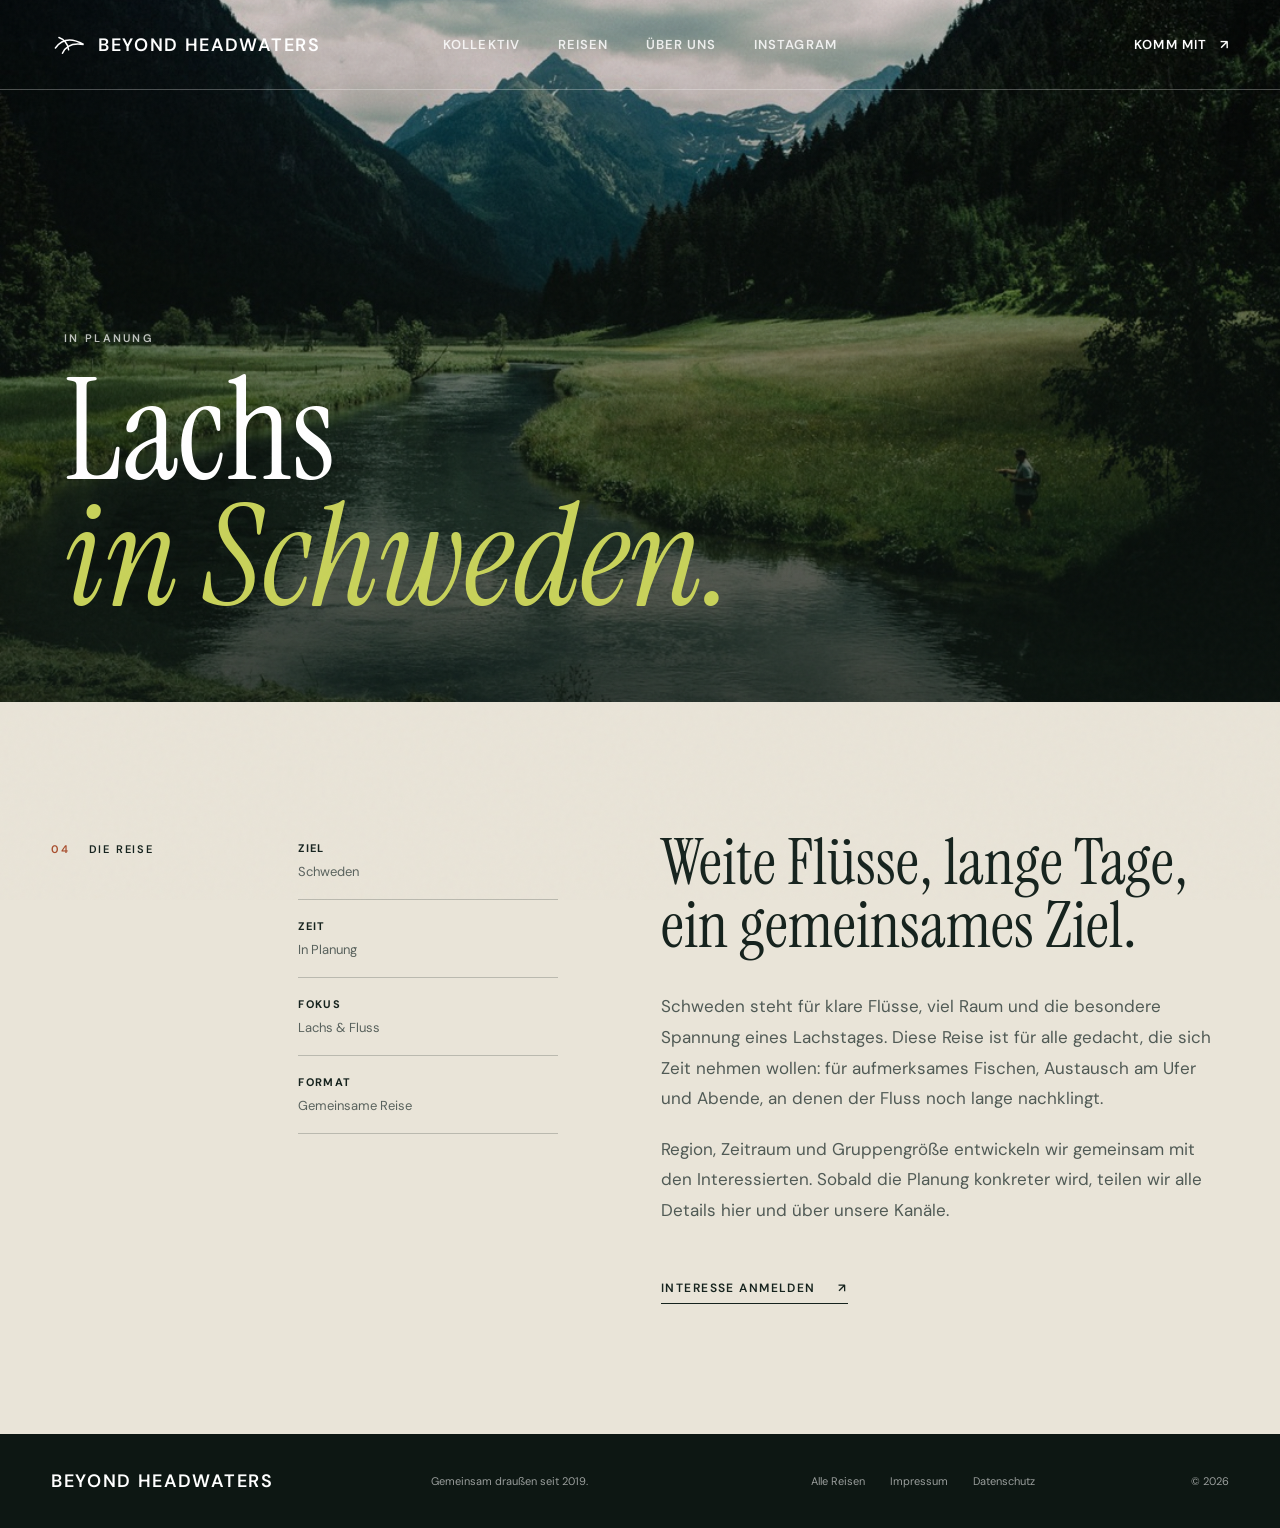
<file: reise-lachs-schweden.html>
<!doctype html>
<html lang="de">
  <head>
    <meta charset="UTF-8" />
    <meta name="viewport" content="width=device-width, initial-scale=1.0" />
    <meta
      name="description"
      content="Lachsangeln in Schweden: eine gemeinsame Beyond-Headwaters-Reise in Planung."
    />
    <title>Lachs · Schweden — Beyond Headwaters</title>
    <link rel="preconnect" href="https://fonts.googleapis.com" />
    <link rel="preconnect" href="https://fonts.gstatic.com" crossorigin />
    <link
      href="https://fonts.googleapis.com/css2?family=DM+Sans:wght@400;500;600&family=Instrument+Serif:ital@0;1&display=swap"
      rel="stylesheet"
    />
    <link rel="stylesheet" href="styles.css" />
  </head>
  <body class="travel-page">
    <div class="grain" aria-hidden="true"></div>

    <header class="site-header">
      <a class="brand" href="index.html" aria-label="Beyond Headwaters Startseite">
        <svg viewBox="0 0 42 42" aria-hidden="true">
          <path d="M5 25c8-11 18-12 32-4-12-2-20 1-24 10" />
          <path d="M9 13c6 2 10 7 11 14" />
        </svg>
        <span>BEYOND HEADWATERS</span>
      </a>
      <nav class="desktop-nav" aria-label="Hauptnavigation">
        <a href="index.html#kollektiv">Kollektiv</a>
        <a href="index.html#wasser">Reisen</a>
        <a href="index.html#tage">Über uns</a>
        <a href="https://www.instagram.com/beyond_headwaters/" target="_blank" rel="noopener noreferrer">Instagram</a>
      </nav>
      <a class="header-cta" href="index.html#beitreten">Komm mit <span>↗</span></a>
      <button class="menu-toggle" aria-label="Menü öffnen" aria-expanded="false">
        <span></span><span></span>
      </button>
    </header>

    <div class="mobile-menu" aria-hidden="true">
      <nav>
        <a href="index.html#kollektiv">Kollektiv</a>
        <a href="index.html#wasser">Reisen</a>
        <a href="index.html#tage">Über uns</a>
        <a href="https://www.instagram.com/beyond_headwaters/" target="_blank" rel="noopener noreferrer">Instagram</a>
        <a href="index.html#beitreten">Komm mit</a>
      </nav>
    </div>

    <main>
      <section class="travel-hero">
        <img src="assets/hero-headwaters.jpeg" alt="Flusslandschaft inmitten weiter Berge" />
        <div class="travel-hero-copy">
          <p class="eyebrow light">In Planung</p>
          <h1>Lachs<br /><em>in Schweden.</em></h1>
        </div>
      </section>

      <section class="travel-detail section">
        <div class="section-label">
          <span>04</span>
          <p>Die Reise</p>
        </div>
        <div class="travel-layout">
          <aside class="travel-facts">
            <p><strong>Ziel</strong>Schweden</p>
            <p><strong>Zeit</strong>In Planung</p>
            <p><strong>Fokus</strong>Lachs & Fluss</p>
            <p><strong>Format</strong>Gemeinsame Reise</p>
          </aside>
          <div class="travel-copy">
            <h2>Weite Flüsse, lange Tage, ein gemeinsames Ziel.</h2>
            <p>
              Schweden steht für klare Flüsse, viel Raum und die besondere
              Spannung eines Lachstages. Diese Reise ist für alle gedacht, die
              sich Zeit nehmen wollen: für aufmerksames Fischen, Austausch am
              Ufer und Abende, an denen der Fluss noch lange nachklingt.
            </p>
            <p>
              Region, Zeitraum und Gruppengröße entwickeln wir gemeinsam mit
              den Interessierten. Sobald die Planung konkreter wird, teilen wir
              alle Details hier und über unsere Kanäle.
            </p>
            <a class="text-link" href="index.html#beitreten">Interesse anmelden <span>↗</span></a>
          </div>
        </div>
      </section>
    </main>

    <footer>
      <a class="brand footer-brand" href="index.html"><span>BEYOND HEADWATERS</span></a>
      <p>Gemeinsam draußen seit 2019.</p>
      <div>
        <a href="index.html#wasser">Alle Reisen</a>
        <a href="impressum.html">Impressum</a>
        <a href="datenschutz.html">Datenschutz</a>
      </div>
      <p>© 2026</p>
    </footer>

    <script src="script.js"></script>
  </body>
</html>
</file>
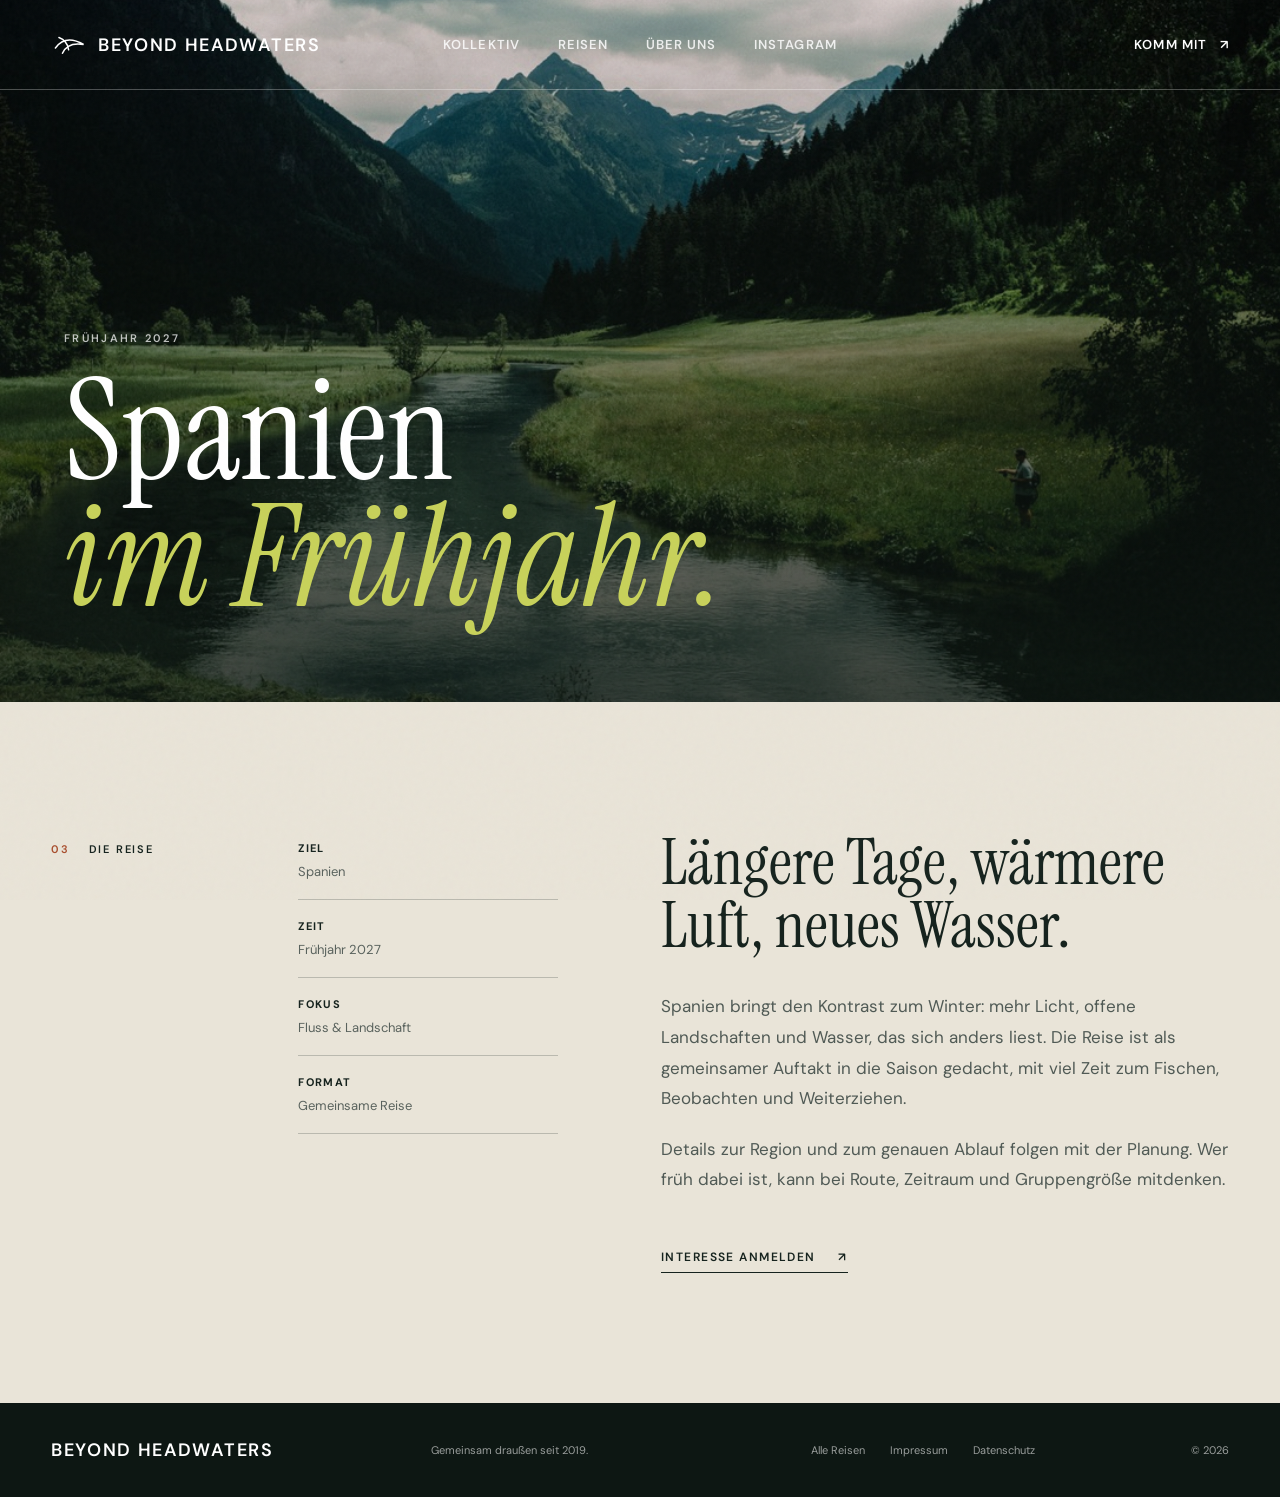
<file: reise-spanien.html>
<!doctype html>
<html lang="de">
  <head>
    <meta charset="UTF-8" />
    <meta name="viewport" content="width=device-width, initial-scale=1.0" />
    <meta
      name="description"
      content="Frühjahrsreise 2027 nach Spanien: Fliegenfischen, warme Tage und gemeinsame Zeit am Wasser."
    />
    <title>Spanien Frühjahr 2027 — Beyond Headwaters</title>
    <link rel="preconnect" href="https://fonts.googleapis.com" />
    <link rel="preconnect" href="https://fonts.gstatic.com" crossorigin />
    <link
      href="https://fonts.googleapis.com/css2?family=DM+Sans:wght@400;500;600&family=Instrument+Serif:ital@0;1&display=swap"
      rel="stylesheet"
    />
    <link rel="stylesheet" href="styles.css" />
  </head>
  <body class="travel-page">
    <div class="grain" aria-hidden="true"></div>

    <header class="site-header">
      <a class="brand" href="index.html" aria-label="Beyond Headwaters Startseite">
        <svg viewBox="0 0 42 42" aria-hidden="true">
          <path d="M5 25c8-11 18-12 32-4-12-2-20 1-24 10" />
          <path d="M9 13c6 2 10 7 11 14" />
        </svg>
        <span>BEYOND HEADWATERS</span>
      </a>
      <nav class="desktop-nav" aria-label="Hauptnavigation">
        <a href="index.html#kollektiv">Kollektiv</a>
        <a href="index.html#wasser">Reisen</a>
        <a href="index.html#tage">Über uns</a>
        <a href="https://www.instagram.com/beyond_headwaters/" target="_blank" rel="noopener noreferrer">Instagram</a>
      </nav>
      <a class="header-cta" href="index.html#beitreten">Komm mit <span>↗</span></a>
      <button class="menu-toggle" aria-label="Menü öffnen" aria-expanded="false">
        <span></span><span></span>
      </button>
    </header>

    <div class="mobile-menu" aria-hidden="true">
      <nav>
        <a href="index.html#kollektiv">Kollektiv</a>
        <a href="index.html#wasser">Reisen</a>
        <a href="index.html#tage">Über uns</a>
        <a href="https://www.instagram.com/beyond_headwaters/" target="_blank" rel="noopener noreferrer">Instagram</a>
        <a href="index.html#beitreten">Komm mit</a>
      </nav>
    </div>

    <main>
      <section class="travel-hero">
        <img src="assets/hero-headwaters.jpeg" alt="Klares Flusstal zwischen Bergen" />
        <div class="travel-hero-copy">
          <p class="eyebrow light">Frühjahr 2027</p>
          <h1>Spanien<br /><em>im Frühjahr.</em></h1>
        </div>
      </section>

      <section class="travel-detail section">
        <div class="section-label">
          <span>03</span>
          <p>Die Reise</p>
        </div>
        <div class="travel-layout">
          <aside class="travel-facts">
            <p><strong>Ziel</strong>Spanien</p>
            <p><strong>Zeit</strong>Frühjahr 2027</p>
            <p><strong>Fokus</strong>Fluss & Landschaft</p>
            <p><strong>Format</strong>Gemeinsame Reise</p>
          </aside>
          <div class="travel-copy">
            <h2>Längere Tage, wärmere Luft, neues Wasser.</h2>
            <p>
              Spanien bringt den Kontrast zum Winter: mehr Licht, offene
              Landschaften und Wasser, das sich anders liest. Die Reise ist als
              gemeinsamer Auftakt in die Saison gedacht, mit viel Zeit zum
              Fischen, Beobachten und Weiterziehen.
            </p>
            <p>
              Details zur Region und zum genauen Ablauf folgen mit der
              Planung. Wer früh dabei ist, kann bei Route, Zeitraum und
              Gruppengröße mitdenken.
            </p>
            <a class="text-link" href="index.html#beitreten">Interesse anmelden <span>↗</span></a>
          </div>
        </div>
      </section>
    </main>

    <footer>
      <a class="brand footer-brand" href="index.html"><span>BEYOND HEADWATERS</span></a>
      <p>Gemeinsam draußen seit 2019.</p>
      <div>
        <a href="index.html#wasser">Alle Reisen</a>
        <a href="impressum.html">Impressum</a>
        <a href="datenschutz.html">Datenschutz</a>
      </div>
      <p>© 2026</p>
    </footer>

    <script src="script.js"></script>
  </body>
</html>
</file>
<file: styles.css>
:root {
  --ink: #16231e;
  --ink-soft: #26362f;
  --paper: #e9e4d8;
  --paper-light: #f3efe5;
  --rust: #a84d2c;
  --lime: #c8d25a;
  --line: rgba(22, 35, 30, 0.22);
  --serif: "Instrument Serif", Georgia, serif;
  --sans: "DM Sans", Arial, sans-serif;
}

* {
  box-sizing: border-box;
}

html {
  scroll-behavior: smooth;
}

body {
  margin: 0;
  color: var(--ink);
  background: var(--paper);
  font-family: var(--sans);
  font-size: 16px;
}

body.menu-open {
  overflow: hidden;
}

a {
  color: inherit;
  text-decoration: none;
}

button,
input {
  font: inherit;
}

.grain {
  position: fixed;
  inset: 0;
  z-index: 100;
  opacity: 0.035;
  pointer-events: none;
  background-image: url("data:image/svg+xml,%3Csvg viewBox='0 0 180 180' xmlns='http://www.w3.org/2000/svg'%3E%3Cfilter id='n'%3E%3CfeTurbulence type='fractalNoise' baseFrequency='.9' numOctaves='4' stitchTiles='stitch'/%3E%3C/filter%3E%3Crect width='100%25' height='100%25' filter='url(%23n)' opacity='.75'/%3E%3C/svg%3E");
}

.site-header {
  position: absolute;
  z-index: 20;
  top: 0;
  left: 0;
  width: 100%;
  display: grid;
  grid-template-columns: 1fr auto 1fr;
  align-items: center;
  padding: 26px 4vw;
  color: #fff;
  border-bottom: 1px solid rgba(255, 255, 255, 0.28);
}

.brand {
  display: flex;
  align-items: center;
  gap: 10px;
  width: max-content;
  font-size: 18px;
  font-weight: 600;
  letter-spacing: 0.09em;
}

.brand svg {
  width: 37px;
  height: 37px;
  fill: none;
  stroke: currentColor;
  stroke-width: 1.7;
  stroke-linecap: round;
}

.brand i {
  font-family: var(--serif);
  font-size: 19px;
  font-weight: 400;
}

.desktop-nav {
  display: flex;
  gap: 38px;
  font-size: 13px;
  font-weight: 600;
  text-transform: uppercase;
  letter-spacing: 0.08em;
}

.desktop-nav a {
  position: relative;
  opacity: 0.84;
}

.desktop-nav a::after {
  content: "";
  position: absolute;
  bottom: -5px;
  left: 0;
  width: 100%;
  height: 1px;
  background: #fff;
  transform: scaleX(0);
  transform-origin: right;
  transition: transform 0.25s ease;
}

.desktop-nav a:hover::after {
  transform: scaleX(1);
  transform-origin: left;
}

.header-cta {
  justify-self: end;
  font-size: 13px;
  font-weight: 600;
  text-transform: uppercase;
  letter-spacing: 0.08em;
}

.header-cta span {
  margin-left: 9px;
}

.menu-toggle,
.mobile-menu {
  display: none;
}

.hero {
  position: relative;
  min-height: 780px;
  height: 100vh;
  color: #fff;
  overflow: hidden;
}

.hero-image,
.hero-shade {
  position: absolute;
  inset: 0;
  width: 100%;
  height: 100%;
}

.hero-image {
  object-fit: cover;
  object-position: center;
  transform: scale(1.025);
  animation: settle 1.8s cubic-bezier(0.2, 0.8, 0.2, 1) forwards;
}

@keyframes settle {
  to {
    transform: scale(1);
  }
}

.hero-shade {
  background:
    linear-gradient(90deg, rgba(8, 18, 15, 0.6) 0%, rgba(8, 18, 15, 0.05) 65%),
    linear-gradient(0deg, rgba(8, 18, 15, 0.55) 0%, transparent 40%),
    linear-gradient(180deg, rgba(8, 18, 15, 0.3) 0%, transparent 30%);
}

.hero-copy {
  position: relative;
  z-index: 2;
  height: 100%;
  display: flex;
  flex-direction: column;
  justify-content: flex-end;
  padding: 150px 4vw 58px;
}

.eyebrow {
  margin: 0 0 24px;
  font-size: 11px;
  font-weight: 600;
  text-transform: uppercase;
  letter-spacing: 0.21em;
}

.light {
  color: rgba(255, 255, 255, 0.73);
}

.hero h1,
.manifesto h2,
.waters h2,
.notes-heading h2,
.join h2 {
  margin: 0;
  font-family: var(--serif);
  font-weight: 400;
  line-height: 0.86;
  letter-spacing: -0.035em;
}

.hero h1 {
  max-width: none;
  font-size: clamp(55px, 6.4vw, 102px);
}

em {
  font-weight: 400;
}

.hero-bottom {
  display: flex;
  align-items: flex-end;
  justify-content: flex-end;
  margin-top: 46px;
  border-top: 1px solid rgba(255, 255, 255, 0.35);
  padding-top: 23px;
}

.hero-bottom p {
  max-width: 470px;
  margin: 0;
  font-size: 15px;
  line-height: 1.6;
  color: rgba(255, 255, 255, 0.77);
}

.circle-link {
  display: grid;
  width: 48px;
  height: 48px;
  place-items: center;
  border: 1px solid rgba(255, 255, 255, 0.55);
  border-radius: 50%;
  transition: background 0.2s, color 0.2s;
}

.circle-link:hover {
  color: var(--ink);
  background: #fff;
}

.hero-index {
  position: absolute;
  z-index: 3;
  right: 4vw;
  top: 110px;
  color: rgba(255, 255, 255, 0.66);
  font-size: 10px;
  line-height: 1.7;
  letter-spacing: 0.12em;
  text-align: right;
}

.section {
  display: grid;
  grid-template-columns: 21% 1fr;
  padding: 130px 4vw;
}

.section-label {
  display: flex;
  align-items: flex-start;
  gap: 19px;
  padding-top: 10px;
  font-size: 11px;
  font-weight: 600;
  text-transform: uppercase;
  letter-spacing: 0.16em;
}

.section-label span {
  color: var(--rust);
}

.section-label p {
  margin: 0;
}

.manifesto {
  background: var(--paper-light);
}

.manifesto-copy {
  max-width: 1060px;
}

.kicker {
  margin: 0 0 54px;
  font-size: 13px;
  font-weight: 600;
}

.manifesto h2 {
  font-size: clamp(55px, 6.4vw, 102px);
}

.manifesto h2 em {
  color: var(--rust);
}

.manifesto-meta {
  display: flex;
  align-items: flex-end;
  justify-content: space-between;
  margin-top: 70px;
  padding-top: 25px;
  border-top: 1px solid var(--line);
}

.manifesto-meta p {
  max-width: 560px;
  margin: 0;
  color: #5b645f;
  font-size: 15px;
  line-height: 1.8;
}

.guiding-gallery {
  display: grid;
  grid-column: 2;
  grid-template-columns: repeat(3, minmax(0, 1fr));
  grid-auto-rows: clamp(180px, 20vw, 275px);
  gap: 7px;
  margin-top: 86px;
}

.guiding-gallery figure {
  min-width: 0;
  margin: 0;
  overflow: hidden;
  background: var(--ink);
}

.guiding-gallery img {
  display: block;
  width: 100%;
  height: 100%;
  object-fit: cover;
  filter: saturate(0.78) contrast(0.96);
  transition: filter 0.3s ease, transform 0.5s ease;
}

.guiding-gallery figure:hover img {
  filter: saturate(1) contrast(1);
  transform: scale(1.025);
}

.text-link {
  padding-bottom: 7px;
  border-bottom: 1px solid currentColor;
  font-size: 12px;
  font-weight: 600;
  text-transform: uppercase;
  letter-spacing: 0.12em;
}

.text-link span {
  margin-left: 18px;
}

.waters {
  min-height: 900px;
  color: #fff;
  background:
    linear-gradient(90deg, rgba(17, 31, 25, 0.96), rgba(18, 41, 32, 0.78)),
    url("assets/river-hero.png") center / cover;
}

.light-label {
  color: rgba(255, 255, 255, 0.77);
}

.light-label span {
  color: var(--lime);
}

.waters-content {
  align-self: start;
  padding-top: 10px;
}

.waters h2 {
  font-size: clamp(55px, 6.4vw, 102px);
}

.waters h2 em {
  color: var(--lime);
}

.river-list {
  margin-top: 85px;
}

.river {
  border-top: 1px solid rgba(255, 255, 255, 0.22);
}

.river:last-child {
  border-bottom: 1px solid rgba(255, 255, 255, 0.22);
}

.river a {
  width: 100%;
  display: grid;
  grid-template-columns: 60px 1fr 180px 30px;
  align-items: center;
  padding: 22px 0;
  color: inherit;
  background: transparent;
  border: 0;
  text-align: left;
}

.river-name {
  font-family: var(--serif);
  font-size: 31px;
}

.river-number,
.river-type {
  color: rgba(255, 255, 255, 0.58);
  font-size: 11px;
  letter-spacing: 0.1em;
  text-transform: uppercase;
}

.river-icon {
  display: grid;
  width: 30px;
  height: 30px;
  place-items: center;
  border: 1px solid rgba(255, 255, 255, 0.3);
  border-radius: 50%;
  opacity: 0;
  transform: translate(-7px, 7px);
  transition: 0.25s ease;
}

.river:hover .river-icon,
.river.active .river-icon {
  opacity: 1;
  transform: translate(0);
}

.river:hover .river-name {
  font-style: italic;
  color: var(--lime);
}

.field-notes {
  background: var(--paper);
  padding-bottom: 150px;
}

.notes-heading h2 {
  font-size: clamp(72px, 8.5vw, 132px);
}

.notes-heading {
  padding-top: 10px;
}

.notes-heading h2 em {
  color: var(--rust);
}

.notes-grid {
  grid-column: 1 / -1;
  display: grid;
  grid-template-columns: 1.2fr 0.8fr 0.85fr;
  gap: 18px;
  margin-top: 90px;
}

.note-card {
  position: relative;
  min-height: 520px;
  overflow: hidden;
  padding: 36px;
}

.note-content {
  position: absolute;
  z-index: 2;
  right: 36px;
  bottom: 38px;
  left: 36px;
}

.note-tag {
  margin: 0 0 18px;
  font-size: 10px;
  font-weight: 600;
  text-transform: uppercase;
  letter-spacing: 0.15em;
  opacity: 0.68;
}

.note-card h3 {
  margin: 0;
  font-family: var(--serif);
  font-size: 42px;
  font-weight: 400;
  line-height: 0.95;
}

.note-content > p:last-child {
  max-width: 330px;
  margin: 19px 0 0;
  font-size: 13px;
  line-height: 1.6;
  opacity: 0.72;
}

.note-dark {
  color: #fff;
  background: var(--ink-soft);
}

.note-light {
  background: #d3d2b8;
}

.note-rust {
  color: #fff;
  background: var(--rust);
}

.note-arrow {
  position: absolute;
  top: 35px;
  right: 35px;
  z-index: 3;
  display: grid;
  width: 38px;
  height: 38px;
  place-items: center;
  border: 1px solid rgba(255, 255, 255, 0.42);
  border-radius: 50%;
}

.topo-art {
  position: absolute;
  inset: 0;
  opacity: 0.3;
}

.topo-art svg {
  width: 100%;
  height: 100%;
  fill: none;
  stroke: var(--lime);
  stroke-width: 1.1;
}

.topo-art circle {
  fill: var(--lime);
  stroke: none;
}

.quote-mark {
  font-family: var(--serif);
  font-size: 120px;
  line-height: 1;
  color: var(--rust);
}

blockquote {
  margin: 40px 0 0;
  font-family: var(--serif);
  font-size: 37px;
  font-style: italic;
  line-height: 1.1;
}

.hatch-lines {
  position: absolute;
  inset: -10%;
  opacity: 0.15;
  background: repeating-linear-gradient(
    112deg,
    transparent 0,
    transparent 28px,
    #fff 29px,
    #fff 30px
  );
  transform: rotate(-7deg);
}

.join {
  position: relative;
  display: grid;
  grid-template-columns: 1fr 0.72fr;
  gap: 10vw;
  overflow: hidden;
  padding: 140px 8vw;
  color: #fff;
  background: var(--ink);
}

.join-copy,
.join-form {
  position: relative;
  z-index: 2;
}

.join h2 {
  font-size: clamp(65px, 7vw, 110px);
}

.join h2 em {
  color: var(--lime);
}

.join-copy > p:last-child {
  max-width: 500px;
  margin: 40px 0 0;
  color: rgba(255, 255, 255, 0.63);
  font-size: 14px;
  line-height: 1.7;
}

.join-form {
  align-self: end;
  padding-bottom: 7px;
}

.join-form label {
  display: block;
  margin-bottom: 16px;
  color: rgba(255, 255, 255, 0.57);
  font-size: 11px;
  font-weight: 600;
  text-transform: uppercase;
  letter-spacing: 0.15em;
}

.join-form textarea {
  box-sizing: border-box;
  width: 100%;
  min-height: 112px;
  margin: 0 0 28px;
  padding: 14px 0;
  resize: vertical;
  color: #fff;
  background: transparent;
  border: 0;
  border-bottom: 1px solid rgba(255, 255, 255, 0.48);
  outline: none;
  font-family: var(--serif);
  font-size: 23px;
  line-height: 1.2;
}

.join-form textarea::placeholder {
  color: rgba(255, 255, 255, 0.28);
}

.submit-button {
  padding: 13px 18px;
  color: var(--ink);
  background: var(--lime);
  border: 1px solid var(--lime);
  border-radius: 0;
  font-family: var(--sans);
  font-size: 12px;
  font-weight: 600;
  text-transform: uppercase;
  letter-spacing: 0.1em;
  cursor: pointer;
  transition: background 0.2s ease, color 0.2s ease;
}

.submit-button:hover {
  color: var(--lime);
  background: transparent;
}

.submit-button span {
  margin-left: 12px;
}

.form-status {
  min-height: 20px;
  margin: 15px 0 0;
  color: var(--lime);
  font-size: 12px;
}

.join-mark {
  position: absolute;
  right: -40px;
  top: -50px;
  width: 430px;
  color: rgba(255, 255, 255, 0.035);
}

.join-mark svg {
  fill: none;
  stroke: currentColor;
  stroke-width: 2;
}

footer {
  display: grid;
  grid-template-columns: 1fr 1fr 1fr auto;
  align-items: center;
  gap: 30px;
  padding: 35px 4vw;
  color: rgba(255, 255, 255, 0.58);
  background: #0d1713;
  font-size: 11px;
}

.footer-brand {
  color: #fff;
}

footer p {
  margin: 0;
}

footer div {
  display: flex;
  gap: 25px;
}

.legal-page {
  background: var(--paper-light);
}

.legal-page .site-header {
  position: relative;
  color: var(--ink);
  background: var(--paper-light);
  border-color: var(--line);
}

.legal-page .desktop-nav a::after {
  background: var(--ink);
}

.legal-page .menu-toggle span {
  background: var(--ink);
}

.legal-page.menu-open .menu-toggle span {
  background: #fff;
}

.legal-main {
  min-height: 70vh;
  padding: 110px 4vw 150px;
}

.legal-heading {
  display: grid;
  grid-template-columns: 21% 1fr;
  padding-bottom: 80px;
  border-bottom: 1px solid var(--line);
}

.legal-heading h1 {
  max-width: 1000px;
  margin: 0;
  font-family: var(--serif);
  font-size: clamp(76px, 10vw, 155px);
  font-weight: 400;
  line-height: 0.87;
  letter-spacing: -0.04em;
}

.legal-heading h1 em {
  color: var(--rust);
}

.legal-layout {
  display: grid;
  grid-template-columns: 21% minmax(0, 760px);
  padding-top: 85px;
}

.legal-aside {
  color: #69716d;
  font-size: 11px;
  line-height: 1.7;
  text-transform: uppercase;
  letter-spacing: 0.12em;
}

.legal-aside p {
  margin: 0;
}

.legal-content section {
  padding: 0 0 48px;
  margin-bottom: 48px;
  border-bottom: 1px solid var(--line);
}

.legal-content section:last-child {
  margin-bottom: 0;
}

.legal-content h2 {
  margin: 0 0 24px;
  font-family: var(--serif);
  font-size: clamp(34px, 4vw, 52px);
  font-weight: 400;
  line-height: 1;
}

.legal-content h3 {
  margin: 30px 0 10px;
  font-size: 13px;
  text-transform: uppercase;
  letter-spacing: 0.1em;
}

.legal-content p,
.legal-content li {
  color: #505a55;
  font-size: 15px;
  line-height: 1.8;
}

.legal-content p {
  margin: 0 0 16px;
}

.legal-content ul {
  padding-left: 20px;
}

.legal-content a {
  border-bottom: 1px solid currentColor;
}

.legal-placeholder {
  padding: 24px;
  color: var(--ink);
  background: #ded8ca;
  border-left: 3px solid var(--rust);
}

.legal-placeholder strong {
  display: block;
  margin-bottom: 8px;
  font-size: 11px;
  text-transform: uppercase;
  letter-spacing: 0.12em;
}

.legal-back {
  display: inline-block;
  margin-top: 60px;
}

.travel-page {
  background: var(--paper);
}

.travel-page .site-header {
  color: #fff;
}

.travel-page .desktop-nav a::after {
  background: #fff;
}

.travel-page .menu-toggle span {
  background: #fff;
}

.travel-page.menu-open .menu-toggle span {
  background: var(--ink);
}

.travel-hero {
  position: relative;
  min-height: 78vh;
  display: flex;
  align-items: flex-end;
  padding: 150px 5vw 80px;
  overflow: hidden;
  color: #fff;
  background: #132018;
}

.travel-hero::after {
  content: "";
  position: absolute;
  inset: 0;
  background: linear-gradient(180deg, rgba(13, 23, 18, 0.16), rgba(13, 23, 18, 0.76));
}

.travel-hero img {
  position: absolute;
  inset: 0;
  width: 100%;
  height: 100%;
  object-fit: cover;
}

.travel-hero-copy {
  position: relative;
  z-index: 1;
}

.travel-hero h1 {
  max-width: 980px;
  margin: 0;
  font-family: var(--serif);
  font-size: clamp(74px, 11vw, 160px);
  font-weight: 400;
  line-height: 0.9;
}

.travel-hero h1 em {
  color: var(--lime);
}

.travel-detail {
  background: var(--paper);
}

.travel-layout {
  display: grid;
  grid-template-columns: 260px minmax(0, 760px);
  gap: clamp(50px, 8vw, 120px);
  align-items: start;
}

.travel-facts {
  display: grid;
  gap: 18px;
  padding-top: 8px;
}

.travel-facts p {
  margin: 0;
  padding-bottom: 18px;
  color: #59625d;
  font-size: 13px;
  line-height: 1.5;
  border-bottom: 1px solid var(--line);
}

.travel-facts strong {
  display: block;
  margin-bottom: 5px;
  color: var(--ink);
  font-size: 11px;
  text-transform: uppercase;
  letter-spacing: 0.12em;
}

.travel-copy h2 {
  max-width: 760px;
  margin: 0 0 34px;
  font-family: var(--serif);
  font-size: clamp(42px, 5vw, 74px);
  font-weight: 400;
  line-height: 0.98;
}

.travel-copy p {
  max-width: 660px;
  margin: 0 0 20px;
  color: #505a55;
  font-size: 17px;
  line-height: 1.8;
}

.travel-copy .text-link {
  display: inline-block;
  margin-top: 34px;
}

.reveal {
  opacity: 0;
  transform: translateY(28px);
  transition: opacity 0.7s ease, transform 0.7s ease;
}

.reveal.visible {
  opacity: 1;
  transform: translateY(0);
}

@media (max-width: 900px) {
  .desktop-nav,
  .header-cta {
    display: none;
  }

  .site-header {
    grid-template-columns: 1fr auto;
    padding: 20px;
  }

  .legal-heading,
  .legal-layout {
    grid-template-columns: 1fr;
  }

  .legal-main {
    padding: 75px 20px 100px;
  }

  .legal-heading .section-label {
    margin-bottom: 50px;
  }

  .legal-aside {
    margin-bottom: 55px;
  }

  .travel-hero {
    min-height: 680px;
    padding: 130px 20px 58px;
  }

  .travel-layout {
    grid-template-columns: 1fr;
  }

  .travel-facts {
    grid-template-columns: repeat(2, minmax(0, 1fr));
  }

  .menu-toggle {
    display: flex;
    flex-direction: column;
    gap: 6px;
    width: 40px;
    padding: 10px 5px;
    background: none;
    border: 0;
  }

  .menu-toggle span {
    width: 100%;
    height: 1px;
    background: #fff;
    transition: 0.3s;
  }

  .menu-open .menu-toggle span:first-child {
    transform: translateY(3.5px) rotate(45deg);
  }

  .menu-open .menu-toggle span:last-child {
    transform: translateY(-3.5px) rotate(-45deg);
  }

  .mobile-menu {
    position: fixed;
    z-index: 15;
    inset: 0;
    display: grid;
    place-items: center;
    visibility: hidden;
    color: #fff;
    background: var(--ink);
    opacity: 0;
    transition: 0.3s;
  }

  .menu-open .mobile-menu {
    visibility: visible;
    opacity: 1;
  }

  .mobile-menu nav {
    display: flex;
    flex-direction: column;
    gap: 22px;
    font-family: var(--serif);
    font-size: 50px;
    text-align: center;
  }

  .hero {
    min-height: 720px;
  }

  .hero-copy {
    padding: 120px 20px 30px;
  }

  .legal-heading h1 {
    font-size: 67px;
  }

  .hero-index {
    display: none;
  }

  .section {
    grid-template-columns: 1fr;
    padding: 90px 20px;
  }

  .section-label {
    margin-bottom: 65px;
  }

  .manifesto-meta {
    display: block;
  }

  .manifesto-meta .text-link {
    display: inline-block;
    margin-top: 35px;
  }

  .guiding-gallery {
    grid-column: auto;
    grid-template-columns: 1fr;
    grid-auto-rows: auto;
    gap: 10px;
    margin-top: 60px;
  }

  .guiding-gallery img {
    height: auto;
    aspect-ratio: 4 / 3;
  }

  .waters {
    min-height: auto;
  }

  .river a {
    grid-template-columns: 40px 1fr 30px;
  }

  .river-type {
    display: none;
  }

  .notes-grid {
    grid-template-columns: 1fr;
    margin-top: 60px;
  }

  .note-card {
    min-height: 450px;
  }

  .join {
    grid-template-columns: 1fr;
    padding: 100px 20px;
  }

  .join-form {
    margin-top: 30px;
  }

  footer {
    grid-template-columns: 1fr 1fr;
  }
}

@media (max-width: 520px) {
  .brand {
    gap: 8px;
    font-size: 12px;
    letter-spacing: 0.06em;
  }

  .brand svg {
    width: 32px;
    height: 32px;
  }

  .hero h1 {
    font-size: 50px;
  }

  .travel-hero h1 {
    font-size: 62px;
  }

  .travel-facts {
    grid-template-columns: 1fr;
  }

  .hero-bottom {
    align-items: center;
  }

  .hero-bottom p {
    max-width: 270px;
    font-size: 13px;
  }

  .manifesto h2,
  .waters h2 {
    font-size: 50px;
  }

  .notes-heading h2 {
    font-size: 68px;
  }

  .join h2 {
    font-size: 59px;
  }

  footer {
    grid-template-columns: 1fr;
  }

  footer div {
    flex-wrap: wrap;
  }
}

@media (prefers-reduced-motion: reduce) {
  html {
    scroll-behavior: auto;
  }

  *,
  *::before,
  *::after {
    animation-duration: 0.01ms !important;
    transition-duration: 0.01ms !important;
  }
}
</file>
